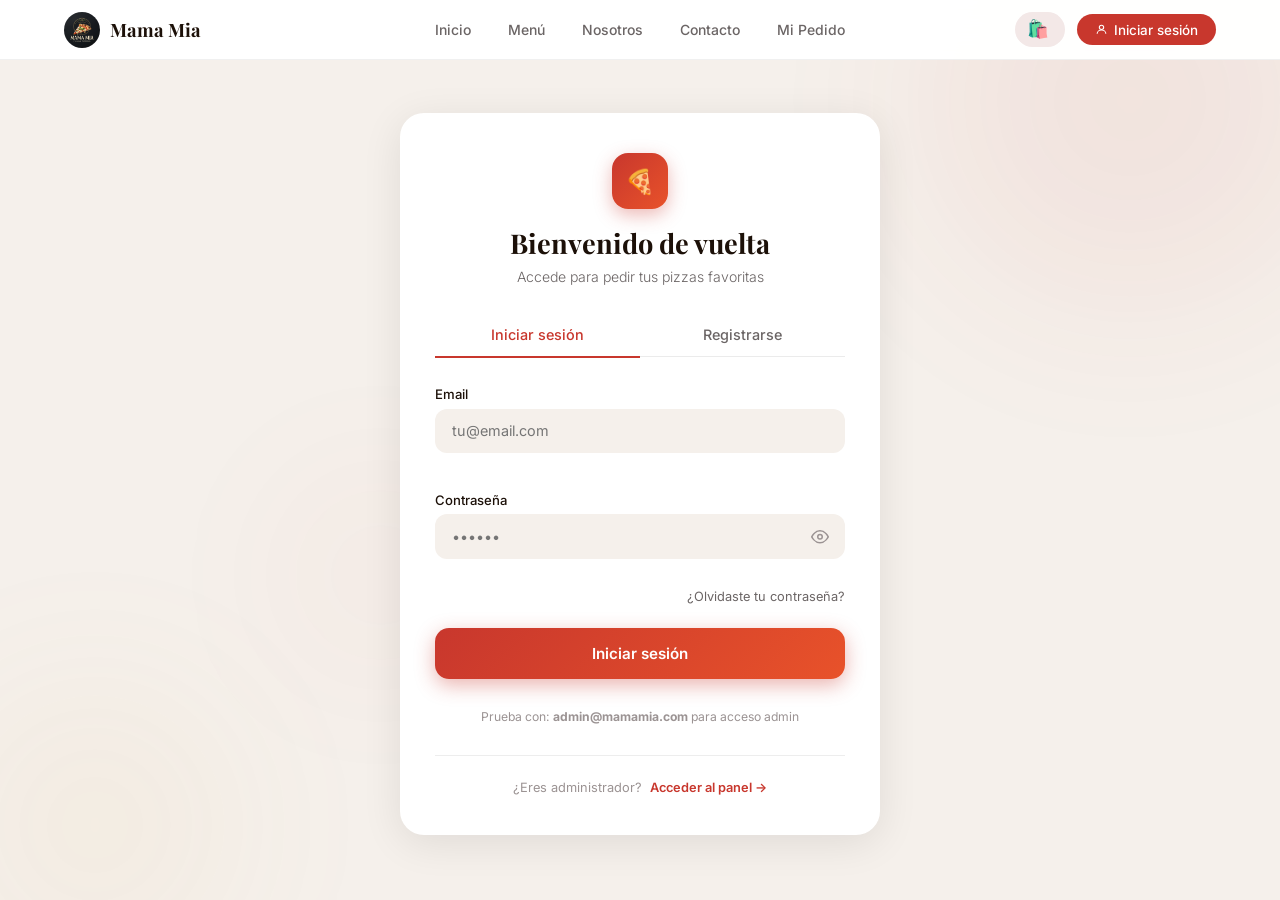
<file: ajustes.html>
<!DOCTYPE html>
<html lang="es">
<head>
  <meta charset="UTF-8"/>
  <meta name="viewport" content="width=device-width, initial-scale=1.0"/>
  <title>Ajustes — Mama Mia Pizzería</title>
  <link href="https://fonts.googleapis.com/css2?family=Playfair+Display:ital,wght@0,700;0,900;1,700&family=Inter:wght@300;400;500;600&display=swap" rel="stylesheet"/>
  <link rel="stylesheet" href="css/style.css"/>
  <link rel="stylesheet" href="css/perfil.css"/>
</head>
<body>

  <nav id="navbar">
    <a class="nav-logo" href="index.html">
      <img src="img/logo.png" alt="Logo" class="nav-logo-icon" style="background:none; padding:0; object-fit:cover;"/>
      <span class="nav-logo-text">Mama Mia</span>
    </a>
    <ul class="nav-links">
      <li><a href="index.html">Inicio</a></li>
      <li><a href="menu.html">Menú</a></li>
      <li><a href="nosotros.html">Nosotros</a></li>
      <li><a href="contacto.html">Contacto</a></li>
      <li><a href="mipedido.html">Mi Pedido</a></li>
    </ul>
    <div class="nav-right">
      <button class="nav-cart" onclick="location.href='carrito.html'">
        <span style="font-size:1.1rem; display:inline-block; margin-right:4px;">🛍️</span> <span class="nav-cart-badge" id="navCartBadge"></span>
      </button>
      <a href="login.html" class="nav-signin">
        <svg width="13" height="13" fill="none" stroke="currentColor" stroke-width="2" viewBox="0 0 24 24"><circle cx="12" cy="8" r="4"/><path d="M4 20c0-4 3.6-7 8-7s8 3 8 7"/></svg>
        Iniciar sesión
      </a>
    </div>
  </nav>

  <main class="perfil-main">

    <aside class="perfil-sidebar">
      <div class="perfil-avatar-wrap">
        <div class="perfil-avatar" id="perfilAvatar">?</div>
      </div>
      <p class="perfil-nombre" id="perfilNombre">—</p>
      <p class="perfil-email" id="perfilEmail">—</p>
      <nav class="perfil-nav">
        <a href="perfil.html" class="perfil-nav-item">👤 Mi perfil</a>
        <a href="mipedido.html" class="perfil-nav-item">📦 Mis pedidos</a>
        <a href="ajustes.html" class="perfil-nav-item active">⚙️ Ajustes</a>
      </nav>
    </aside>

    <div class="perfil-content">

      <!-- Notificaciones -->
      <div class="perfil-card" style="margin-bottom:1.2rem">
        <div class="perfil-card-header">
          <h2>🔔 Notificaciones</h2>
          <p>Controla qué notificaciones deseas recibir</p>
        </div>
        <div class="ajuste-list">
          <div class="ajuste-item">
            <div>
              <p class="ajuste-title">Estado del pedido</p>
              <p class="ajuste-desc">Recibe actualizaciones cuando tu pedido cambia de estado</p>
            </div>
            <div class="toggle active" id="togPedido" onclick="this.classList.toggle('active')"><div class="toggle-knob"></div></div>
          </div>
          <div class="ajuste-item">
            <div>
              <p class="ajuste-title">Promociones y ofertas</p>
              <p class="ajuste-desc">Entérate de descuentos y pizzas especiales de temporada</p>
            </div>
            <div class="toggle active" id="togPromo" onclick="this.classList.toggle('active')"><div class="toggle-knob"></div></div>
          </div>
          <div class="ajuste-item">
            <div>
              <p class="ajuste-title">Recordatorios</p>
              <p class="ajuste-desc">Recuerda completar pedidos que dejaste en el carrito</p>
            </div>
            <div class="toggle" id="togRecord" onclick="this.classList.toggle('active')"><div class="toggle-knob"></div></div>
          </div>
        </div>
      </div>

      <!-- Apariencia -->
      <div class="perfil-card" style="margin-bottom:1.2rem">
        <div class="perfil-card-header">
          <h2>🎨 Apariencia</h2>
          <p>Personaliza cómo se ve la aplicación</p>
        </div>
        <div class="ajuste-list">
          <div class="ajuste-item">
            <div>
              <p class="ajuste-title">Modo oscuro</p>
              <p class="ajuste-desc">Cambia el tema de la interfaz a colores oscuros</p>
            </div>
            <div class="toggle" id="togOscuro" onclick="toggleDarkMode()"><div class="toggle-knob"></div></div>
          </div>
        </div>
      </div>

      <!-- Privacidad -->
      <div class="perfil-card" style="margin-bottom:1.2rem">
        <div class="perfil-card-header">
          <h2>🔒 Privacidad</h2>
          <p>Controla el uso de tus datos</p>
        </div>
        <div class="ajuste-list">
          <div class="ajuste-item">
            <div>
              <p class="ajuste-title">Compartir datos de uso</p>
              <p class="ajuste-desc">Ayúdanos a mejorar la app compartiendo estadísticas anónimas</p>
            </div>
            <div class="toggle active" id="togDatos" onclick="this.classList.toggle('active')"><div class="toggle-knob"></div></div>
          </div>
          <div class="ajuste-item">
            <div>
              <p class="ajuste-title">Historial de pedidos visible</p>
              <p class="ajuste-desc">Muestra tu historial en tu perfil público</p>
            </div>
            <div class="toggle" id="togHistorial" onclick="this.classList.toggle('active')"><div class="toggle-knob"></div></div>
          </div>
        </div>
      </div>

      <!-- Zona de peligro -->
      <div class="perfil-card danger-card">
        <div class="perfil-card-header">
          <h2>⚠️ Zona de peligro</h2>
          <p>Estas acciones son irreversibles</p>
        </div>
        <div class="danger-actions">
          <div class="danger-item">
            <div>
              <p class="ajuste-title">Cerrar sesión en todos los dispositivos</p>
              <p class="ajuste-desc">Cierra sesión en todos los dispositivos donde estás conectado</p>
            </div>
            <button class="btn-danger-outline" onclick="cerrarTodo()">Cerrar todo</button>
          </div>
          <div class="danger-item">
            <div>
              <p class="ajuste-title" style="color:var(--red)">Eliminar cuenta</p>
              <p class="ajuste-desc">Elimina permanentemente tu cuenta y todos tus datos</p>
            </div>
            <button class="btn-danger" onclick="eliminarCuenta()">Eliminar cuenta</button>
          </div>
        </div>
      </div>

      <button class="btn-guardar" style="margin-top:1.2rem" onclick="guardarAjustes()">💾 Guardar ajustes</button>
    </div>
  </main>

  <div class="toast" id="toast"></div>

  <script src="js/main.js"></script>
  <script src="js/ajustes.js"></script>
</body>
</html>
</file>
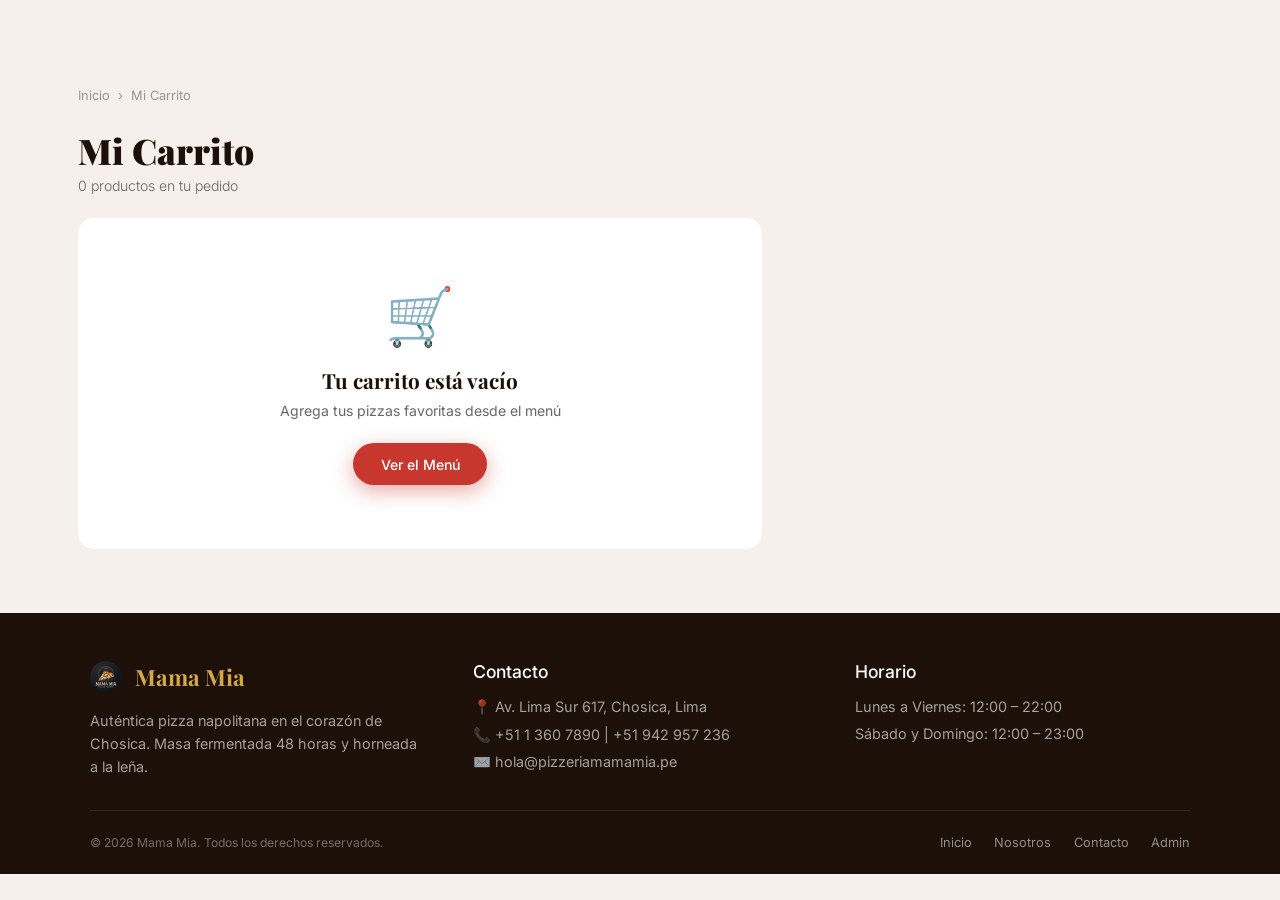
<file: carrito.html>
<!DOCTYPE html>
<html lang="es">
<head>
  <meta charset="UTF-8"/>
  <meta name="viewport" content="width=device-width, initial-scale=1.0"/>
  <title>Mi Carrito — Mama Mia Pizzería</title>
  <link href="https://fonts.googleapis.com/css2?family=Playfair+Display:ital,wght@0,700;0,900;1,700&family=Inter:wght@300;400;500;600&display=swap" rel="stylesheet"/>
  <link rel="stylesheet" href="css/style.css"/>
  <link rel="stylesheet" href="css/carrito.css"/>
</head>
<body>

  

  <main class="carrito-main">

    <!-- Columna izquierda: items -->
    <div class="carrito-left">
      <nav class="breadcrumb">
        <a href="index.html">Inicio</a>
        <span>›</span>
        <span>Mi Carrito</span>
      </nav>

      <div class="carrito-header">
        <h1>Mi Carrito</h1>
        <p class="carrito-count" id="carritoCount">0 productos en tu pedido</p>
      </div>

      <!-- Items -->
      <div class="items-list" id="itemsList">
        <!-- Renderizado por JS -->
      </div>

      <!-- Carrito vacío -->
      <div class="empty-cart hidden" id="emptyCart">
        <div class="empty-icon">🛒</div>
        <h3>Tu carrito está vacío</h3>
        <p>Agrega tus pizzas favoritas desde el menú</p>
        <a href="menu.html" class="btn-red">Ver el Menú</a>
      </div>

      <!-- Acciones -->
      <div class="carrito-actions" id="carritoActions">
        <a href="menu.html" class="add-more">+ Añadir más productos</a>
        <button class="vaciar-btn" onclick="vaciarCarrito()">Vaciar carrito</button>
      </div>
    </div>

    <!-- Columna derecha: resumen -->
    <div class="carrito-right" id="carritoRight">
      <div class="resumen-card">
        <div class="resumen-header">
          <h2>Confirmar Pedido</h2>
          <p class="resumen-user">👤 Cliente</p>
        </div>

        <!-- Lista resumen -->
        <div class="resumen-items" id="resumenItems"></div>

        <div class="resumen-linea">
          <span>Subtotal</span>
          <span id="resSubtotal">S/ 0.00</span>
        </div>
        <div class="resumen-linea">
          <span>Modalidad</span>
          <span class="modalidad-badge">🏪 Recojo en local o delivery</span>
        </div>
        <div class="resumen-linea total">
          <span>Total</span>
          <span id="resTotal">S/ 0.00</span>
        </div>

        <!-- Modalidad -->
        <div class="modalidad-section" id="modalidadSection">
          <h4>Modalidad</h4>
          <div class="modalidad-grid">
            <label class="modalidad-card active-modal" id="modalRecojo">
              <input type="radio" name="modalidad" value="recojo" checked onchange="onModalidad()"/>
              <span class="modalidad-icon">🏪</span>
              <div>
                <p class="modalidad-name">Recojo en local</p>
                <p class="modalidad-desc">Listo en 20–30 min. Jr. Grau 245, Chosica</p>
              </div>
            </label>
            <label class="modalidad-card" id="modalDelivery">
              <input type="radio" name="modalidad" value="delivery" onchange="onModalidad()"/>
              <span class="modalidad-icon">🛵</span>
              <div>
                <p class="modalidad-name">Delivery</p>
                <p class="modalidad-desc">Solo con pago con tarjeta. 30–45 min aprox.</p>
              </div>
            </label>
          </div>
          <!-- Dirección (solo delivery) -->
          <div class="direccion-wrap hidden" id="direccionWrap">
            <input type="text" placeholder="📍 Dirección de entrega *" id="direccion"/>
            <span class="field-error" id="dirErr"></span>
          </div>
        </div>

        <!-- Método de pago -->
        <div class="pago-section">
          <h4>Método de pago</h4>
          <p class="pago-nota">💡 Solo aceptamos pago anticipado. Esto garantiza que tu pizza se prepare solo cuando el pago es confirmado.</p>
          <div class="pago-grid">
            <label class="pago-card">
              <input type="radio" name="pago" value="yape" checked onchange="selectPago(this)"/>
              <span class="pago-icon">📱</span>
              <span class="pago-name">Yape</span>
            </label>
            <label class="pago-card">
              <input type="radio" name="pago" value="plin" onchange="selectPago(this)"/>
              <span class="pago-icon">💜</span>
              <span class="pago-name">Plin</span>
            </label>
            <label class="pago-card">
              <input type="radio" name="pago" value="tarjeta" onchange="selectPago(this)"/>
              <span class="pago-icon">💳</span>
              <span class="pago-name">Tarjeta</span>
            </label>
          </div>
        </div>

        <!-- Datos de contacto -->
        <div class="contacto-section">
          <h4>Datos de contacto</h4>
          <div class="field">
            <input type="tel" placeholder="📞 Teléfono de contacto *" id="telefono"/>
            <span class="field-error" id="telErr"></span>
          </div>
          <div class="field">
            <textarea placeholder="Notas adicionales (opcional)" id="notas" rows="2"></textarea>
          </div>
        </div>

        <button class="btn-confirmar" id="btnConfirmar" onclick="confirmarPedido()">
          ✓ Confirmar Pedido · <span id="btnTotal">S/ 0.00</span>
        </button>
      </div>
    </div>

  </main>

    <footer>
    <div class="footer-container">
      <div class="footer-col">
        <div class="footer-brand">
          <img src="img/logo.png" alt="Logo"> Mama Mia
        </div>
        <p class="footer-desc">Auténtica pizza napolitana en el corazón de Chosica. Masa fermentada 48 horas y horneada a la leña.</p>
      </div>
      <div class="footer-col">
        <h4>Contacto</h4>
        <div class="footer-info">
          <span>📍 Av. Lima Sur 617, Chosica, Lima</span>
          <span>📞 +51 1 360 7890 | +51 942 957 236</span>
          <span>✉️ hola@pizzeriamamamia.pe</span>
        </div>
      </div>
      <div class="footer-col">
        <h4>Horario</h4>
        <div class="footer-info">
          <span>Lunes a Viernes: 12:00 – 22:00</span>
          <span>Sábado y Domingo: 12:00 – 23:00</span>
        </div>
      </div>
    </div>
    <div class="footer-bottom">
      <div class="footer-copy">© 2026 Mama Mia. Todos los derechos reservados.</div>
      <div class="footer-links">
        <a href="index.html">Inicio</a>
        <a href="nosotros.html">Nosotros</a>
        <a href="contacto.html">Contacto</a>
        <a href="admin.html">Admin</a>
      </div>
    </div>
  </footer>

  <div class="toast" id="toast"></div>

  <script src="js/main.js"></script>
  <script src="js/carrito.js"></script>
</body>
</html>
</file>
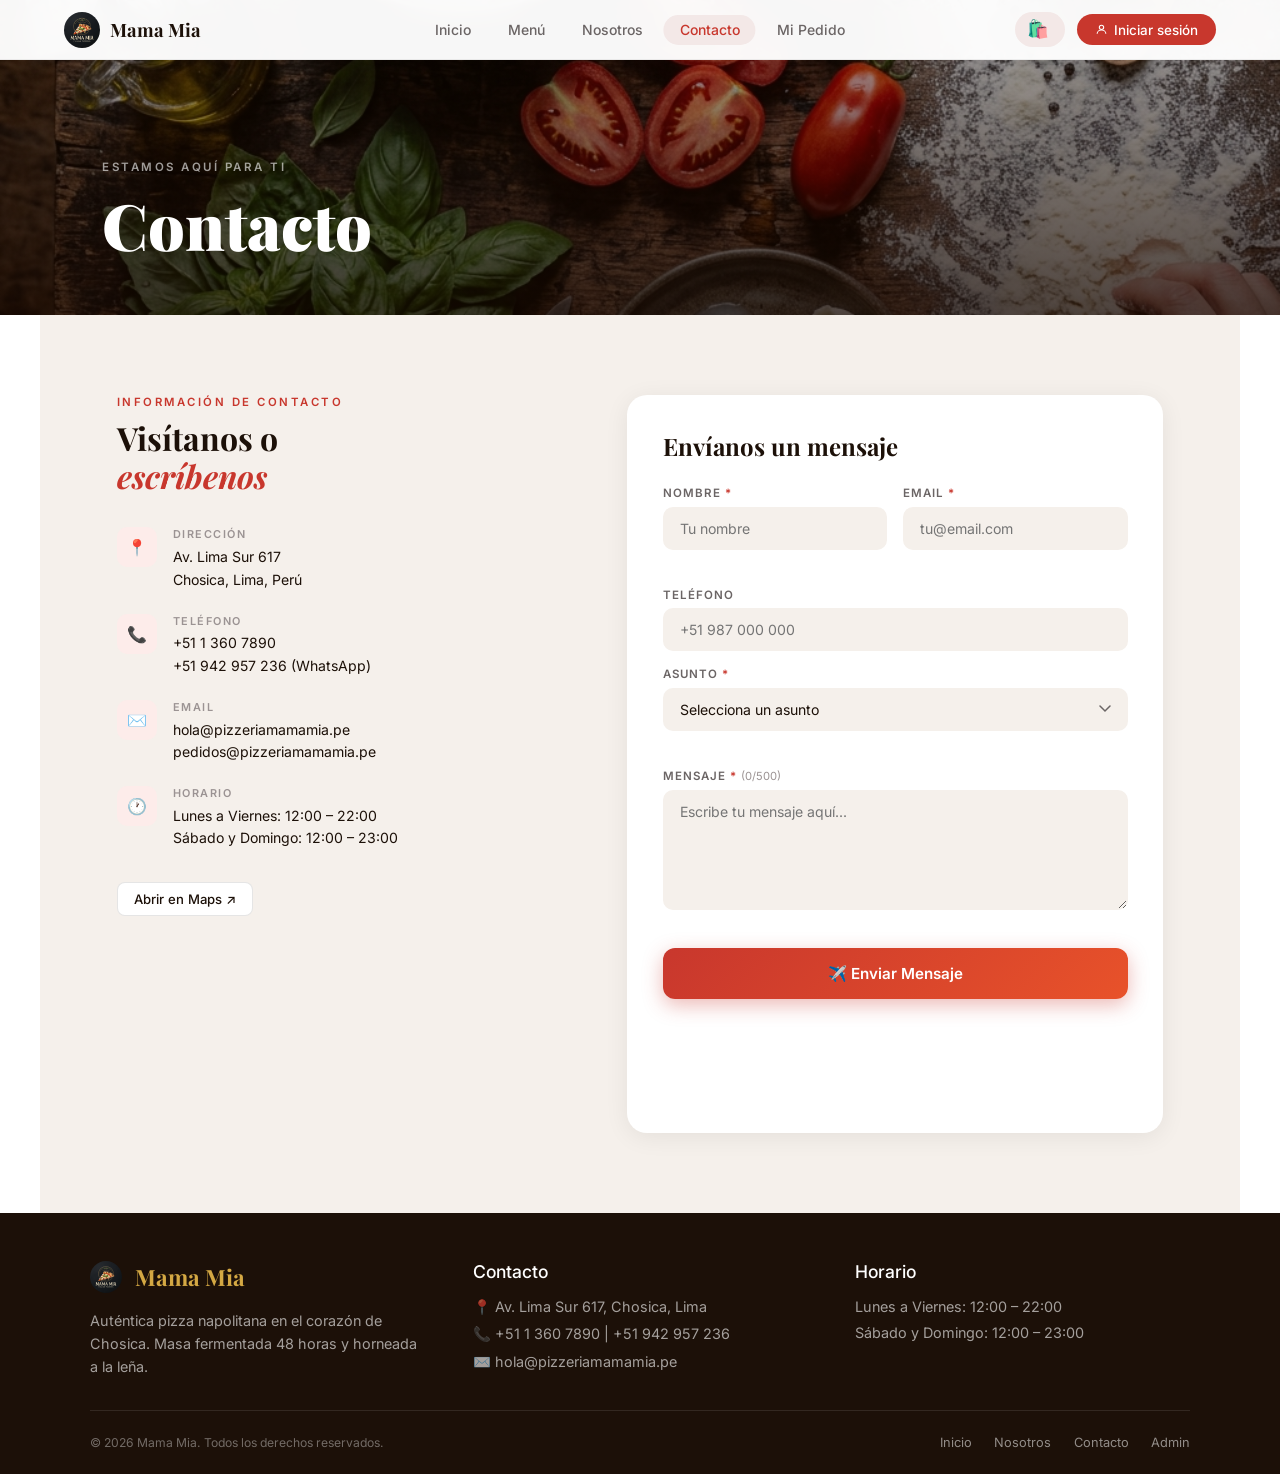
<file: contacto.html>
<!DOCTYPE html>
<html lang="es">
<head>
  <meta charset="UTF-8"/>
  <meta name="viewport" content="width=device-width, initial-scale=1.0"/>
  <title>Contacto — Mama Mia Pizzería</title>
  <link href="https://fonts.googleapis.com/css2?family=Playfair+Display:ital,wght@0,700;0,900;1,700&family=Inter:wght@300;400;500;600&display=swap" rel="stylesheet"/>
  <link rel="stylesheet" href="css/style.css"/>
  <link rel="stylesheet" href="css/contacto.css"/>
</head>
<body>

  <!-- NAV -->
  <nav id="navbar">
    <a class="nav-logo" href="index.html">
      <img src="img/logo.png" alt="Logo" class="nav-logo-icon" style="background:none; padding:0; object-fit:cover;"/>
      <span class="nav-logo-text">Mama Mia</span>
    </a>
    <ul class="nav-links">
      <li><a href="index.html">Inicio</a></li>
      <li><a href="menu.html">Menú</a></li>
      <li><a href="nosotros.html">Nosotros</a></li>
      <li><a href="contacto.html" class="active">Contacto</a></li>
      <li><a href="Mipedido.html">Mi Pedido</a></li>
    </ul>
    <div class="nav-right">
      <button class="nav-cart" onclick="location.href='carrito.html'" aria-label="Carrito">
      <span style="font-size:1.1rem; display:inline-block; margin-right:4px;">🛍️</span> <span class="nav-cart-badge" id="navCartBadge"></span>
      </button>
      <a href="login.html" class="nav-signin">
        <svg width="13" height="13" fill="none" stroke="currentColor" stroke-width="2" viewBox="0 0 24 24"><circle cx="12" cy="8" r="4"/><path d="M4 20c0-4 3.6-7 8-7s8 3 8 7"/></svg>
        Iniciar sesión
      </a>
    </div>
  </nav>

  <!-- HERO CONTACTO -->
  <section class="con-hero">
    <div class="con-hero-bg"></div>
    <div class="con-hero-overlay"></div>
    <div class="con-hero-content">
      <p class="con-hero-tag">ESTAMOS AQUÍ PARA TI</p>
      <h1 class="con-hero-title">Contacto</h1>
    </div>
  </section>

  <!-- CUERPO -->
  <section class="con-body">

    <!-- Info izquierda -->
    <div class="con-info reveal">
      <p class="section-label">INFORMACIÓN DE CONTACTO</p>
      <h2 class="con-title">Visítanos o<br><em>escríbenos</em></h2>

      <div class="info-items">
        <div class="info-item">
          <div class="info-icon">📍</div>
          <div>
            <p class="info-label">DIRECCIÓN</p>
            <p class="info-val">Av. Lima Sur 617</p>
            <p class="info-val">Chosica, Lima, Perú</p>
          </div>
        </div>
        <div class="info-item">
          <div class="info-icon">📞</div>
          <div>
            <p class="info-label">TELÉFONO</p>
            <p class="info-val">+51 1 360 7890</p>
            <p class="info-val">+51 942 957 236 (WhatsApp)</p>
          </div>
        </div>
        <div class="info-item">
          <div class="info-icon">✉️</div>
          <div>
            <p class="info-label">EMAIL</p>
            <p class="info-val">hola@pizzeriamamamia.pe</p>
            <p class="info-val">pedidos@pizzeriamamamia.pe</p>
          </div>
        </div>
        <div class="info-item">
          <div class="info-icon">🕐</div>
          <div>
            <p class="info-label">HORARIO</p>
            <p class="info-val">Lunes a Viernes: 12:00 – 22:00</p>
            <p class="info-val">Sábado y Domingo: 12:00 – 23:00</p>
          </div>
        </div>
      </div>

      <!-- Mapa -->
      <div class="mapa-wrap">
        <a class="mapa-btn" href="https://www.google.com/maps/place/Av.+Lima+Sur+617,+Lurigancho-Chosica+15468/" target="_blank">Abrir en Maps ↗</a>
        <iframe
          src="https://www.openstreetmap.org/export/embed.html?bbox=-76.7200,-11.9400,-76.6900,-11.9200&layer=mapnik&marker=-11.9300,-76.7050"
          width="100%" height="200"
          style="border:0;border-radius:12px;margin-top:0.8rem"
          loading="lazy" title="Ubicación Mama Mia">
        </iframe>
      </div>
    </div>

    <!-- Formulario derecha -->
    <div class="con-form-wrap reveal delay1">
      <h3 class="form-title">Envíanos un mensaje</h3>

      <div class="form-row">
        <div class="field">
          <label>NOMBRE <span class="req">*</span></label>
          <input type="text" placeholder="Tu nombre" id="cNombre"/>
          <span class="field-error" id="cNombreErr"></span>
        </div>
        <div class="field">
          <label>EMAIL <span class="req">*</span></label>
          <input type="email" placeholder="tu@email.com" id="cEmail"/>
          <span class="field-error" id="cEmailErr"></span>
        </div>
      </div>

      <div class="field">
        <label>TELÉFONO</label>
        <input type="tel" placeholder="+51 987 000 000" id="cTel"/>
      </div>

      <div class="field">
        <label>ASUNTO <span class="req">*</span></label>
        <select id="cAsunto">
          <option value="">Selecciona un asunto</option>
          <option>Consulta general</option>
          <option>Reserva de mesa</option>
          <option>Pedido a domicilio</option>
          <option>Sugerencia o reclamo</option>
          <option>Trabajo con nosotros</option>
          <option>Otro</option>
        </select>
        <span class="field-error" id="cAsuntoErr"></span>
      </div>

      <div class="field">
        <label>MENSAJE <span class="req">*</span> <span class="char-count" id="charCount">(0/500)</span></label>
        <textarea id="cMensaje" placeholder="Escribe tu mensaje aquí..." rows="5" maxlength="500" oninput="updateChar()"></textarea>
        <span class="field-error" id="cMensajeErr"></span>
      </div>

      <button class="btn-enviar" onclick="handleContacto()">✈️ Enviar Mensaje</button>
    </div>

  </section>

  <!-- FOOTER -->
    <footer>
    <div class="footer-container">
      <div class="footer-col">
        <div class="footer-brand">
          <img src="img/logo.png" alt="Logo"> Mama Mia
        </div>
        <p class="footer-desc">Auténtica pizza napolitana en el corazón de Chosica. Masa fermentada 48 horas y horneada a la leña.</p>
      </div>
      <div class="footer-col">
        <h4>Contacto</h4>
        <div class="footer-info">
          <span>📍 Av. Lima Sur 617, Chosica, Lima</span>
          <span>📞 +51 1 360 7890 | +51 942 957 236</span>
          <span>✉️ hola@pizzeriamamamia.pe</span>
        </div>
      </div>
      <div class="footer-col">
        <h4>Horario</h4>
        <div class="footer-info">
          <span>Lunes a Viernes: 12:00 – 22:00</span>
          <span>Sábado y Domingo: 12:00 – 23:00</span>
        </div>
      </div>
    </div>
    <div class="footer-bottom">
      <div class="footer-copy">© 2026 Mama Mia. Todos los derechos reservados.</div>
      <div class="footer-links">
        <a href="index.html">Inicio</a>
        <a href="nosotros.html">Nosotros</a>
        <a href="contacto.html">Contacto</a>
        <a href="admin.html">Admin</a>
      </div>
    </div>
  </footer>

  <div class="toast" id="toast"></div>

  <script src="js/main.js"></script>
  <script src="js/contacto.js"></script>
</body>
</html>
</file>
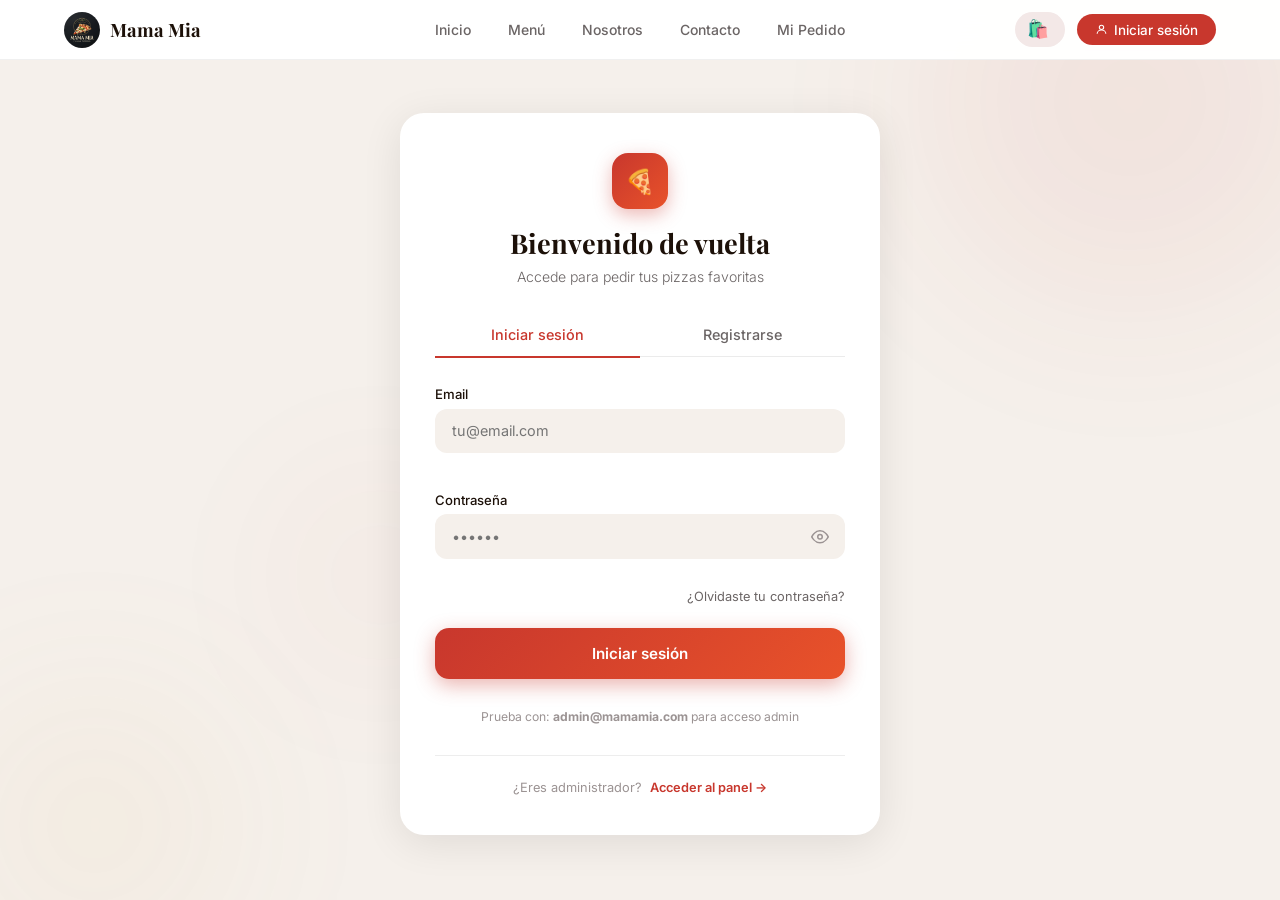
<file: login.html>
<!DOCTYPE html>
<html lang="es">
<head>
  <meta charset="UTF-8"/>
  <meta name="viewport" content="width=device-width, initial-scale=1.0"/>
  <title>Acceso — Mamma Mia Pizzería</title>
  <link href="https://fonts.googleapis.com/css2?family=Playfair+Display:ital,wght@0,700;0,900;1,700&family=Inter:wght@300;400;500;600&display=swap" rel="stylesheet"/>
  <link rel="stylesheet" href="css/style.css"/>
  <link rel="stylesheet" href="css/login.css"/>
</head>
<body>

  <!-- NAV -->
  <nav id="navbar">
    <a class="nav-logo" href="index.html">
      <img src="img/logo.png" alt="Logo" class="nav-logo-icon" style="background:none; padding:0; object-fit:cover;"/>
      <span class="nav-logo-text">Mama Mia</span>
    </a>
    <ul class="nav-links">
      <li><a href="index.html">Inicio</a></li>
      <li><a href="menu.html">Menú</a></li>
      <li><a href="nosotros.html">Nosotros</a></li>
      <li><a href="contacto.html">Contacto</a></li>
      <li><a href="Mipedido.html">Mi Pedido</a></li>
    </ul>
    <div class="nav-right">
      <button class="nav-cart" onclick="location.href='carrito.html'" aria-label="Carrito">
      <span style="font-size:1.1rem; display:inline-block; margin-right:4px;">🛍️</span> <span class="nav-cart-badge" id="navCartBadge"></span>
      </button>
      <a href="login.html" class="nav-signin active-nav">
        <svg width="13" height="13" fill="none" stroke="currentColor" stroke-width="2" viewBox="0 0 24 24"><circle cx="12" cy="8" r="4"/><path d="M4 20c0-4 3.6-7 8-7s8 3 8 7"/></svg>
        Iniciar sesión
      </a>
    </div>
  </nav>

  <!-- FONDO DECORATIVO -->
  <div class="login-bg">
    <div class="bg-blob blob1"></div>
    <div class="bg-blob blob2"></div>
    <div class="bg-blob blob3"></div>
  </div>

  <!-- CONTENEDOR PRINCIPAL -->
  <main class="login-main">

    <!-- CARD CLIENTE -->
    <div class="login-card" id="clientCard">

      <!-- Header dinámico -->
      <div class="card-header">
        <div class="card-icon">🍕</div>
        <h1 class="card-title" id="cardTitle">Bienvenido de vuelta</h1>
        <p class="card-sub" id="cardSub">Accede para pedir tus pizzas favoritas</p>
      </div>

      <!-- Tabs -->
      <div class="tabs">
        <button class="tab active" id="tabLogin" onclick="switchTab('login')">Iniciar sesión</button>
        <button class="tab" id="tabRegister" onclick="switchTab('register')">Registrarse</button>
      </div>

      <!-- FORM LOGIN -->
      <div class="tab-content" id="formLogin">
        <div class="field">
          <label>Email</label>
          <input type="email" placeholder="tu@email.com" id="loginEmail" autocomplete="email"/>
          <span class="field-error" id="loginEmailErr"></span>
        </div>
        <div class="field">
          <label>Contraseña</label>
          <div class="input-wrap">
            <input type="password" placeholder="••••••" id="loginPass" autocomplete="current-password"/>
            <button class="eye-btn" onclick="togglePass('loginPass', this)" type="button">
              <svg width="18" height="18" fill="none" stroke="currentColor" stroke-width="2" viewBox="0 0 24 24"><path d="M1 12s4-8 11-8 11 8 11 8-4 8-11 8-11-8-11-8z"/><circle cx="12" cy="12" r="3"/></svg>
            </button>
          </div>
          <span class="field-error" id="loginPassErr"></span>
        </div>
        <a href="#" class="forgot-link">¿Olvidaste tu contraseña?</a>
        <button class="btn-submit" onclick="handleLogin()">Iniciar sesión</button>
        <p class="demo-hint">Prueba con: <strong>admin@mamamia.com</strong> para acceso admin</p>
      </div>

      <!-- FORM REGISTRO -->
      <div class="tab-content hidden" id="formRegister">
        <div class="field">
          <label>Nombre completo</label>
          <input type="text" placeholder="Tu nombre" id="regName" autocomplete="name"/>
          <span class="field-error" id="regNameErr"></span>
        </div>
        <div class="field">
          <label>Email</label>
          <input type="email" placeholder="tu@email.com" id="regEmail" autocomplete="email"/>
          <span class="field-error" id="regEmailErr"></span>
        </div>
        <div class="field">
          <label>Contraseña</label>
          <div class="input-wrap">
            <input type="password" placeholder="Mínimo 6 caracteres" id="regPass"/>
            <button class="eye-btn" onclick="togglePass('regPass', this)" type="button">
              <svg width="18" height="18" fill="none" stroke="currentColor" stroke-width="2" viewBox="0 0 24 24"><path d="M1 12s4-8 11-8 11 8 11 8-4 8-11 8-11-8-11-8z"/><circle cx="12" cy="12" r="3"/></svg>
            </button>
          </div>
          <span class="field-error" id="regPassErr"></span>
        </div>
        <div class="field">
          <label>Confirmar contraseña</label>
          <div class="input-wrap">
            <input type="password" placeholder="Repite tu contraseña" id="regPass2"/>
            <button class="eye-btn" onclick="togglePass('regPass2', this)" type="button">
              <svg width="18" height="18" fill="none" stroke="currentColor" stroke-width="2" viewBox="0 0 24 24"><path d="M1 12s4-8 11-8 11 8 11 8-4 8-11 8-11-8-11-8z"/><circle cx="12" cy="12" r="3"/></svg>
            </button>
          </div>
          <span class="field-error" id="regPass2Err"></span>
        </div>
        <button class="btn-submit" onclick="handleRegister()">Crear cuenta</button>
      </div>

      <!-- Separador admin -->
      <div class="admin-sep">
        <span>¿Eres administrador?</span>
        <button class="admin-link" onclick="switchToAdmin()">Acceder al panel →</button>
      </div>

    </div>

    <!-- CARD ADMIN -->
    <div class="login-card admin-card hidden" id="adminCard">
      <div class="card-header">
        <div class="card-icon admin-icon">🛡️</div>
        <h1 class="card-title" style="color:#fff">Panel Administrativo</h1>
        <p class="card-sub" style="color:rgba(255,255,255,0.55)">Acceso exclusivo para administradores</p>
      </div>

      <div class="field">
        <label style="color:rgba(255,255,255,0.7)">Email de administrador</label>
        <input type="email" placeholder="admin@mamamia.com" id="adminEmail" autocomplete="email"/>
        <span class="field-error" id="adminEmailErr"></span>
      </div>
      <div class="field">
        <label style="color:rgba(255,255,255,0.7)">Contraseña</label>
        <div class="input-wrap">
          <input type="password" placeholder="••••••" id="adminPass" autocomplete="current-password"/>
          <button class="eye-btn" onclick="togglePass('adminPass', this)" type="button">
            <svg width="18" height="18" fill="none" stroke="currentColor" stroke-width="2" viewBox="0 0 24 24"><path d="M1 12s4-8 11-8 11 8 11 8-4 8-11 8-11-8-11-8z"/><circle cx="12" cy="12" r="3"/></svg>
          </button>
        </div>
        <span class="field-error" id="adminPassErr"></span>
      </div>

      <button class="btn-submit" onclick="handleAdmin()">Acceder al panel</button>
      <p class="demo-hint" style="color:rgba(255,255,255,0.35)">Demo: <strong style="color:rgba(255,255,255,0.55)">admin@mamamia.com</strong> / cualquier contraseña</p>

      <button class="back-client" onclick="switchToClient()">← Volver al sitio web</button>
    </div>

  </main>

  <!-- TOAST -->
  <div class="toast" id="toast"></div>

  <script src="js/main.js"></script>
  <script src="js/login.js"></script>
</body>
</html>
</file>
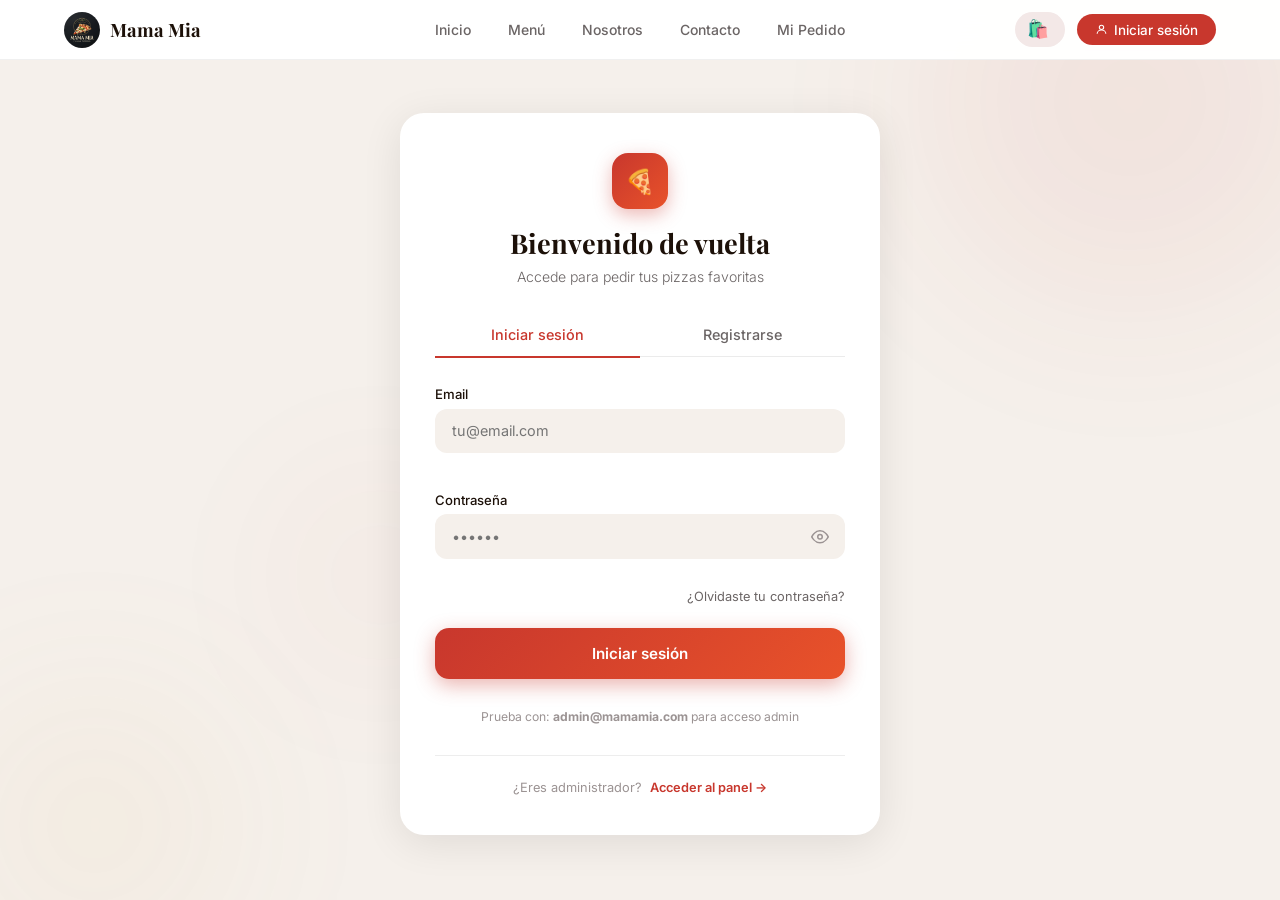
<file: Mipedido.html>
<!DOCTYPE html>
<html lang="es">
<head>
  <meta charset="UTF-8"/>
  <meta name="viewport" content="width=device-width, initial-scale=1.0"/>
  <title>Mi Pedido — Mamma Mia Pizzería</title>
  <link href="https://fonts.googleapis.com/css2?family=Playfair+Display:ital,wght@0,700;0,900;1,700&family=Inter:wght@300;400;500;600&display=swap" rel="stylesheet"/>
  <link rel="stylesheet" href="css/style.css"/>
  <link rel="stylesheet" href="css/Mipedido.css"/>
</head>
<body>

  <nav id="navbar">
    <a class="nav-logo" href="index.html">
      <img src="img/logo.png" alt="Logo" class="nav-logo-icon" style="background:none; padding:0; object-fit:cover;"/>
      <span class="nav-logo-text">Mama Mia</span>
    </a>
    <ul class="nav-links">
      <li><a href="index.html">Inicio</a></li>
      <li><a href="menu.html">Menú</a></li>
      <li><a href="nosotros.html">Nosotros</a></li>
      <li><a href="contacto.html">Contacto</a></li>
      <li><a href="Mipedido.html" class="active">Mi Pedido</a></li>
    </ul>
    <div class="nav-right">
      <button class="nav-cart" onclick="location.href='carrito.html'">🛒</button>
      <a href="login.html" class="nav-signin">
        <svg width="13" height="13" fill="none" stroke="currentColor" stroke-width="2" viewBox="0 0 24 24"><circle cx="12" cy="8" r="4"/><path d="M4 20c0-4 3.6-7 8-7s8 3 8 7"/></svg>
        Iniciar sesión
      </a>
    </div>
  </nav>

  <main class="pedido-main">

    <!-- Sin pedido -->
    <div class="no-pedido hidden" id="noPedido">
      <div class="no-pedido-icon">🍕</div>
      <h2>No tienes pedidos activos</h2>
      <p>Haz tu pedido desde el menú y podrás seguirlo aquí.</p>
      <a href="menu.html" class="btn-red">Ver el Menú</a>
    </div>

    <!-- Con pedido -->
    <div class="pedido-wrap" id="pedidoWrap">

      <!-- Header -->
      <div class="pedido-header">
        <div>
          <h1>Mi Pedido</h1>
          <p class="pedido-num">Número: <strong id="pedidoNum"></strong></p>
        </div>
        <div class="pedido-pago-badge" id="pedidoPago"></div>
      </div>

      <div class="pedido-grid">

        <!-- Izquierda: tracker -->
        <div class="pedido-tracker">

          <!-- Timeline de estados -->
          <div class="tracker-card">
            <h3>Estado del pedido</h3>
            <div class="tracker-steps" id="trackerSteps">
              <!-- Renderizado por JS -->
            </div>
          </div>

          <!-- Info recojo -->
          <div class="recojo-card">
            <div class="recojo-card-header">
              <span class="recojo-card-icon">🏪</span>
              <h4>Recojo en local</h4>
            </div>
            <p>Jr. Grau 245, Chosica, Lima</p>
            <p class="recojo-time" id="tiempoEstimado"></p>
            <a href="https://maps.google.com/?q=Jr.+Grau+245+Chosica+Lima" target="_blank" class="maps-link">Ver en Google Maps ↗</a>
          </div>

          <!-- Cancelar (solo si está en espera) -->
          <button class="btn-cancelar" id="btnCancelar" onclick="cancelarPedido()">
            Cancelar pedido
          </button>
        </div>

        <!-- Derecha: resumen -->
        <div class="pedido-resumen">
          <div class="resumen-card-p">
            <h3>Resumen del pedido</h3>
            <div id="pedidoItems" class="pedido-items-list"></div>
            <div class="resumen-linea-p">
              <span>Subtotal</span><span id="pSubtotal"></span>
            </div>
            <div class="resumen-linea-p">
              <span>Modalidad</span><span class="modalidad-badge-p">🏪 Recojo en local</span>
            </div>
            <div class="resumen-linea-p total-p">
              <span>Total pagado</span><span id="pTotal"></span>
            </div>

            <!-- Datos contacto -->
            <div class="pedido-contacto" id="pedidoContacto"></div>

            <!-- Notas -->
            <div class="pedido-notas" id="pedidoNotas"></div>
          </div>

          <!-- Nuevo pedido -->
          <a href="menu.html" class="btn-nuevo-pedido">🍕 Hacer nuevo pedido</a>

          <!-- HISTORIAL DE PEDIDOS -->
          <section class="historial-section">
            <h2 class="historial-title">Historial de pedidos</h2>
            <div id="historialList"></div>
          </section>
        </div>

      </div>
    </div>

  </main>

    <footer>
    <div class="footer-container">
      <div class="footer-col">
        <div class="footer-brand">
          <img src="img/logo.png" alt="Logo"> Mama Mia
        </div>
        <p class="footer-desc">Auténtica pizza napolitana en el corazón de Chosica. Masa fermentada 48 horas y horneada a la leña.</p>
      </div>
      <div class="footer-col">
        <h4>Contacto</h4>
        <div class="footer-info">
          <span>📍 Av. Lima Sur 617, Chosica, Lima</span>
          <span>📞 +51 1 360 7890 | +51 942 957 236</span>
          <span>✉️ hola@pizzeriamamamia.pe</span>
        </div>
      </div>
      <div class="footer-col">
        <h4>Horario</h4>
        <div class="footer-info">
          <span>Lunes a Viernes: 12:00 – 22:00</span>
          <span>Sábado y Domingo: 12:00 – 23:00</span>
        </div>
      </div>
    </div>
    <div class="footer-bottom">
      <div class="footer-copy">© 2026 Mama Mia. Todos los derechos reservados.</div>
      <div class="footer-links">
        <a href="index.html">Inicio</a>
        <a href="nosotros.html">Nosotros</a>
        <a href="contacto.html">Contacto</a>
        <a href="admin.html">Admin</a>
      </div>
    </div>
  </footer>

  <div class="toast" id="toast"></div>

  <script src="js/main.js"></script>
  <script src="js/Mipedido.js"></script>
</body>
</html>
</file>
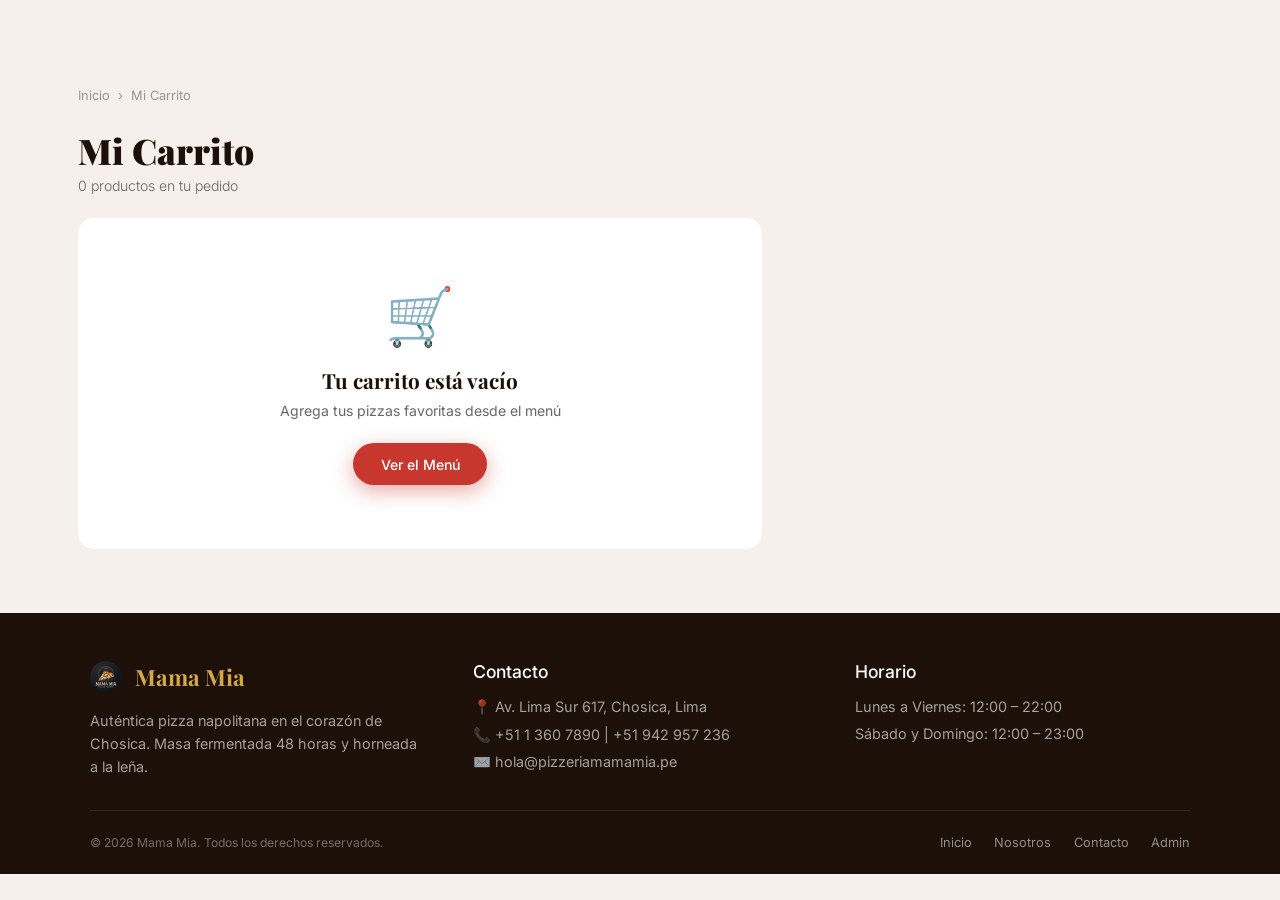
<file: pago.html>
<!DOCTYPE html>
<html lang="es">
<head>
  <meta charset="UTF-8"/>
  <meta name="viewport" content="width=device-width, initial-scale=1.0"/>
  <title>Pago — Mamma Mia Pizzería</title>
  <link href="https://fonts.googleapis.com/css2?family=Playfair+Display:ital,wght@0,700;0,900;1,700&family=Inter:wght@300;400;500;600&display=swap" rel="stylesheet"/>
  <link rel="stylesheet" href="css/style.css"/>
  <link rel="stylesheet" href="css/pago.css"/>
</head>
<body>

  <nav id="navbar">
    <a class="nav-logo" href="index.html">
      <img src="img/logo.png" alt="Logo" class="nav-logo-icon" style="background:none; padding:0; object-fit:cover;"/>
      <span class="nav-logo-text">Mama Mia</span>
    </a>
    <ul class="nav-links">
      <li><a href="index.html">Inicio</a></li>
      <li><a href="menu.html">Menú</a></li>
      <li><a href="nosotros.html">Nosotros</a></li>
      <li><a href="contacto.html">Contacto</a></li>
      <li><a href="Mipedido.html">Mi Pedido</a></li>
    </ul>
    <div class="nav-right">
      <button class="nav-cart" onclick="location.href='carrito.html'">
        <span style="font-size:1.1rem; display:inline-block; margin-right:4px;">🛍️</span> <span class="nav-cart-badge" id="navCartBadge"></span>
      </button>
      <a href="login.html" class="nav-signin">
        <svg width="13" height="13" fill="none" stroke="currentColor" stroke-width="2" viewBox="0 0 24 24"><circle cx="12" cy="8" r="4"/><path d="M4 20c0-4 3.6-7 8-7s8 3 8 7"/></svg>
        Iniciar sesión
      </a>
    </div>
  </nav>

  <main class="pago-main">

    <!-- Paso indicador -->
    <div class="steps-bar">
      <div class="step-item done">
        <div class="step-circle">✓</div>
        <span>Carrito</span>
      </div>
      <div class="step-line done"></div>
      <div class="step-item active">
        <div class="step-circle">2</div>
        <span>Pago</span>
      </div>
      <div class="step-line"></div>
      <div class="step-item">
        <div class="step-circle">3</div>
        <span>Confirmación</span>
      </div>
    </div>

    <div class="pago-grid">

      <!-- Columna izquierda: método de pago -->
      <div class="pago-left">

        <!-- YAPE -->
        <div class="metodo-panel" id="panelYape">
          <div class="metodo-header">
            <span class="metodo-icon">📱</span>
            <div>
              <h3>Pagar con Yape</h3>
              <p>Escanea el QR o ingresa el número</p>
            </div>
          </div>
          <div class="qr-wrap">
            <div class="qr-box">
              <!-- QR simulado con SVG -->
              <svg viewBox="0 0 100 100" width="160" height="160" xmlns="http://www.w3.org/2000/svg">
                <rect width="100" height="100" fill="white"/>
                <!-- Esquinas QR -->
                <rect x="5" y="5" width="30" height="30" rx="3" fill="none" stroke="#1C1008" stroke-width="4"/>
                <rect x="10" y="10" width="20" height="20" rx="1" fill="#1C1008"/>
                <rect x="65" y="5" width="30" height="30" rx="3" fill="none" stroke="#1C1008" stroke-width="4"/>
                <rect x="70" y="10" width="20" height="20" rx="1" fill="#1C1008"/>
                <rect x="5" y="65" width="30" height="30" rx="3" fill="none" stroke="#1C1008" stroke-width="4"/>
                <rect x="10" y="70" width="20" height="20" rx="1" fill="#1C1008"/>
                <!-- Puntos internos simulados -->
                <rect x="40" y="5" width="5" height="5" fill="#1C1008"/>
                <rect x="48" y="5" width="5" height="5" fill="#1C1008"/>
                <rect x="40" y="13" width="5" height="5" fill="#1C1008"/>
                <rect x="55" y="13" width="5" height="5" fill="#1C1008"/>
                <rect x="40" y="40" width="5" height="5" fill="#1C1008"/>
                <rect x="48" y="48" width="5" height="5" fill="#1C1008"/>
                <rect x="55" y="40" width="5" height="5" fill="#1C1008"/>
                <rect x="40" y="55" width="5" height="5" fill="#1C1008"/>
                <rect x="65" y="40" width="5" height="5" fill="#1C1008"/>
                <rect x="73" y="48" width="5" height="5" fill="#1C1008"/>
                <rect x="65" y="55" width="5" height="5" fill="#1C1008"/>
                <rect x="80" y="40" width="5" height="5" fill="#1C1008"/>
                <rect x="40" y="65" width="5" height="5" fill="#1C1008"/>
                <rect x="48" y="73" width="5" height="5" fill="#1C1008"/>
                <rect x="55" y="65" width="5" height="5" fill="#1C1008"/>
                <rect x="65" y="73" width="5" height="5" fill="#1C1008"/>
                <rect x="80" y="65" width="5" height="5" fill="#1C1008"/>
                <rect x="73" y="80" width="5" height="5" fill="#1C1008"/>
                <rect x="88" y="80" width="5" height="5" fill="#1C1008"/>
              </svg>
              <p class="qr-numero">📞 +51 987 654 321</p>
              <p class="qr-hint">A nombre de: <strong>Pizzería MamaMia</strong></p>
            </div>
          </div>
          <div class="sim-nota">
            <span>🎓</span>
            <p>Proyecto universitario — Este es un pago simulado. Presiona "Confirmar pago" para continuar.</p>
          </div>
          <button class="btn-confirmar-pago" onclick="simularPago()">
            ✓ Confirmar pago · <span id="btnMontoYape"></span>
          </button>
        </div>

        <!-- PLIN -->
        <div class="metodo-panel hidden" id="panelPlin">
          <div class="metodo-header">
            <span class="metodo-icon">💜</span>
            <div>
              <h3>Pagar con Plin</h3>
              <p>Escanea el QR o ingresa el número</p>
            </div>
          </div>
          <div class="qr-wrap">
            <div class="qr-box">
              <svg viewBox="0 0 100 100" width="160" height="160" xmlns="http://www.w3.org/2000/svg">
                <rect width="100" height="100" fill="white"/>
                <rect x="5" y="5" width="30" height="30" rx="3" fill="none" stroke="#6B21A8" stroke-width="4"/>
                <rect x="10" y="10" width="20" height="20" rx="1" fill="#6B21A8"/>
                <rect x="65" y="5" width="30" height="30" rx="3" fill="none" stroke="#6B21A8" stroke-width="4"/>
                <rect x="70" y="10" width="20" height="20" rx="1" fill="#6B21A8"/>
                <rect x="5" y="65" width="30" height="30" rx="3" fill="none" stroke="#6B21A8" stroke-width="4"/>
                <rect x="10" y="70" width="20" height="20" rx="1" fill="#6B21A8"/>
                <rect x="40" y="5" width="5" height="5" fill="#6B21A8"/>
                <rect x="48" y="13" width="5" height="5" fill="#6B21A8"/>
                <rect x="55" y="5" width="5" height="5" fill="#6B21A8"/>
                <rect x="40" y="40" width="5" height="5" fill="#6B21A8"/>
                <rect x="55" y="48" width="5" height="5" fill="#6B21A8"/>
                <rect x="65" y="40" width="5" height="5" fill="#6B21A8"/>
                <rect x="80" y="55" width="5" height="5" fill="#6B21A8"/>
                <rect x="40" y="65" width="5" height="5" fill="#6B21A8"/>
                <rect x="55" y="73" width="5" height="5" fill="#6B21A8"/>
                <rect x="65" y="65" width="5" height="5" fill="#6B21A8"/>
                <rect x="80" y="73" width="5" height="5" fill="#6B21A8"/>
              </svg>
              <p class="qr-numero">📞 +51 987 654 321</p>
              <p class="qr-hint">A nombre de: <strong>Pizzería MamaMia</strong></p>
            </div>
          </div>
          <div class="sim-nota">
            <span>🎓</span>
            <p>Proyecto universitario — Este es un pago simulado. Presiona "Confirmar pago" para continuar.</p>
          </div>
          <button class="btn-confirmar-pago plin" onclick="simularPago()">
            ✓ Confirmar pago · <span id="btnMontoPlin"></span>
          </button>
        </div>

        <!-- TARJETA -->
        <div class="metodo-panel hidden" id="panelTarjeta">
          <div class="metodo-header">
            <span class="metodo-icon">💳</span>
            <div>
              <h3>Pagar con Tarjeta</h3>
              <p>Crédito o débito — Visa, Mastercard, Amex</p>
            </div>
          </div>
          <div class="tarjeta-form">
            <div class="tarjeta-preview" id="tarjetaPreview">
              <div class="tarjeta-chip">▬▬</div>
              <div class="tarjeta-numero" id="previewNumero">•••• •••• •••• ••••</div>
              <div class="tarjeta-row">
                <div>
                  <p class="tarjeta-label">TITULAR</p>
                  <p class="tarjeta-val" id="previewNombre">TU NOMBRE</p>
                </div>
                <div>
                  <p class="tarjeta-label">VENCE</p>
                  <p class="tarjeta-val" id="previewExp">MM/AA</p>
                </div>
              </div>
            </div>

            <div class="field">
              <label>Número de tarjeta</label>
              <input type="text" placeholder="1234 5678 9012 3456" maxlength="19"
                id="cardNum" oninput="formatCard(this)" autocomplete="cc-number"/>
            </div>
            <div class="field">
              <label>Titular de la tarjeta</label>
              <input type="text" placeholder="Como aparece en la tarjeta"
                id="cardName" oninput="previewUpdate()" autocomplete="cc-name"/>
            </div>
            <div class="form-row-2">
              <div class="field">
                <label>Fecha de vencimiento</label>
                <input type="text" placeholder="MM/AA" maxlength="5"
                  id="cardExp" oninput="formatExp(this)" autocomplete="cc-exp"/>
              </div>
              <div class="field">
                <label>CVV</label>
                <input type="password" placeholder="•••" maxlength="3"
                  id="cardCvv" autocomplete="cc-csc"/>
              </div>
            </div>
            <span class="field-error" id="cardErr"></span>
          </div>
          <div class="sim-nota">
            <span>🎓</span>
            <p>Proyecto universitario — Usa cualquier número. Es un pago simulado.</p>
          </div>
          <button class="btn-confirmar-pago tarjeta" onclick="simularPago()">
            ✓ Confirmar pago · <span id="btnMontoTarjeta"></span>
          </button>
        </div>

      </div>

      <!-- Columna derecha: resumen -->
      <div class="pago-right">
        <div class="resumen-pago-card">
          <h3>Tu pedido</h3>
          <div id="resumenPagoItems"></div>

          <!-- Modalidad -->
          <div class="resumen-linea-p">
            <span>Modalidad</span>
            <span id="resModalidad" class="verde"></span>
          </div>
          <div class="resumen-linea-p" id="resDeliveryRow" style="display:none">
            <span>Dirección</span>
            <span id="resDireccion" style="font-size:0.78rem;color:var(--gray)"></span>
          </div>
          <div class="resumen-linea-p">
            <span>Subtotal</span>
            <span id="resSubtotalP"></span>
          </div>
          <div class="resumen-linea-p">
            <span>Envío</span>
            <span id="resEnvio" class="verde">Gratis</span>
          </div>
          <div class="resumen-linea-p total-p">
            <span>Total</span>
            <span id="resTotalP"></span>
          </div>

          <!-- Selector método de pago en resumen -->
          <div class="metodo-selector">
            <p class="selector-label">Método de pago</p>
            <div class="selector-btns">
              <button class="sel-btn active" id="selYape" onclick="selMetodo('yape')">📱 Yape</button>
              <button class="sel-btn" id="selPlin" onclick="selMetodo('plin')">💜 Plin</button>
              <button class="sel-btn" id="selTarjeta" onclick="selMetodo('tarjeta')">💳 Tarjeta</button>
            </div>
          </div>

          <a href="carrito.html" class="volver-link">← Volver al carrito</a>
        </div>
      </div>

    </div>
  </main>

  <!-- Overlay de procesando -->
  <div class="procesando-overlay hidden" id="procesandoOverlay">
    <div class="procesando-card">
      <div class="procesando-spinner"></div>
      <h3>Procesando pago...</h3>
      <p>Por favor espera un momento</p>
    </div>
  </div>

  <div class="toast" id="toast"></div>

  <script src="js/main.js"></script>
  <script src="js/pago.js"></script>
</body>
</html>
</file>
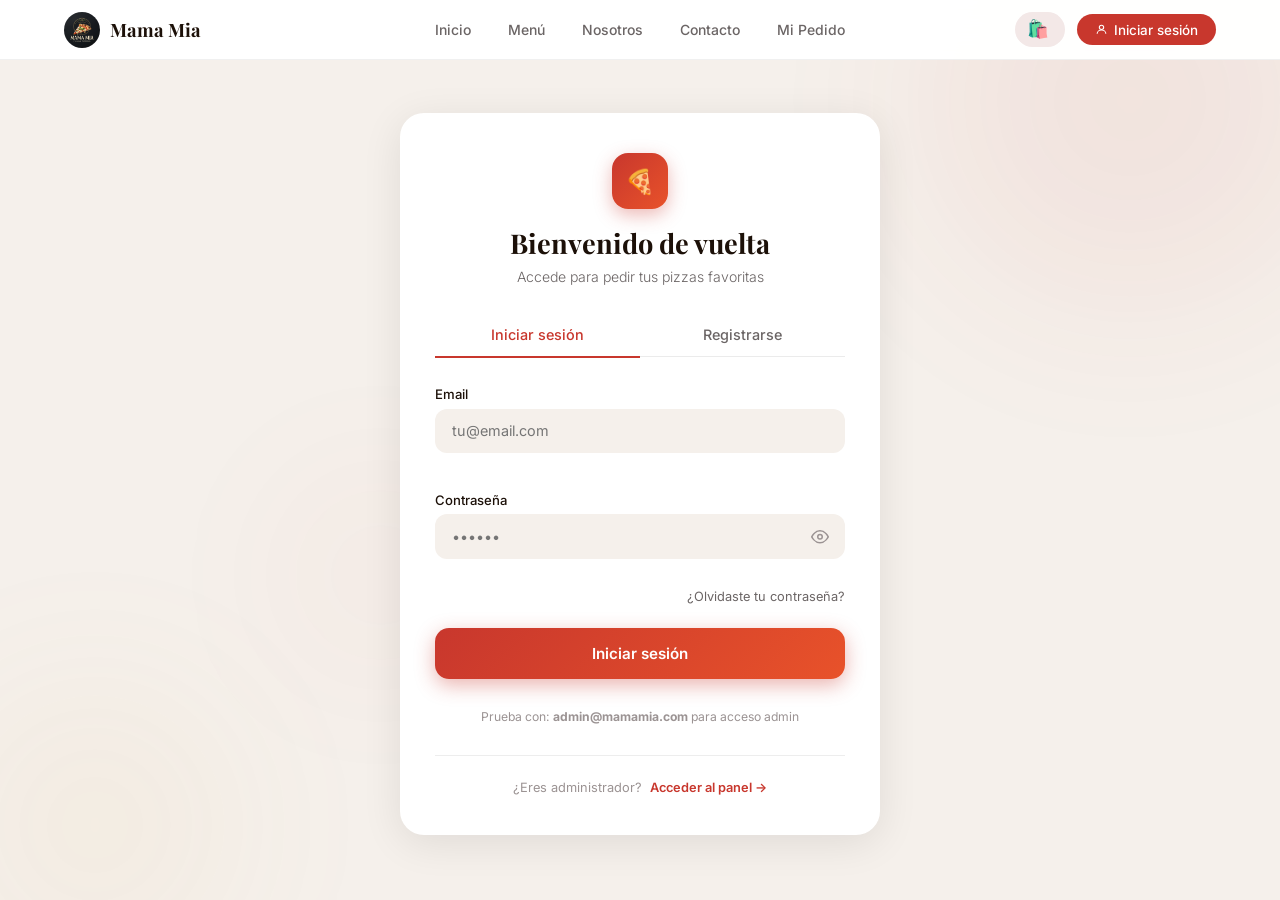
<file: perfil.html>
<!DOCTYPE html>
<html lang="es">
<head>
  <meta charset="UTF-8"/>
  <meta name="viewport" content="width=device-width, initial-scale=1.0"/>
  <title>Mi Perfil — Mama Mia Pizzería</title>
  <link href="https://fonts.googleapis.com/css2?family=Playfair+Display:ital,wght@0,700;0,900;1,700&family=Inter:wght@300;400;500;600&display=swap" rel="stylesheet"/>
  <link rel="stylesheet" href="css/style.css"/>
  <link rel="stylesheet" href="css/perfil.css"/>
</head>
<body>

  <nav id="navbar">
    <a class="nav-logo" href="index.html">
      <img src="img/logo.png" alt="Logo" class="nav-logo-icon" style="background:none; padding:0; object-fit:cover;"/>
      <span class="nav-logo-text">Mama Mia</span>
    </a>
    <ul class="nav-links">
      <li><a href="index.html">Inicio</a></li>
      <li><a href="menu.html">Menú</a></li>
      <li><a href="nosotros.html">Nosotros</a></li>
      <li><a href="contacto.html">Contacto</a></li>
      <li><a href="Mipedido.html">Mi Pedido</a></li>
    </ul>
    <div class="nav-right">
      <button class="nav-cart" onclick="location.href='carrito.html'">
        <span style="font-size:1.1rem; display:inline-block; margin-right:4px;">🛍️</span> <span class="nav-cart-badge" id="navCartBadge"></span>
      </button>
      <a href="login.html" class="nav-signin">
        <svg width="13" height="13" fill="none" stroke="currentColor" stroke-width="2" viewBox="0 0 24 24"><circle cx="12" cy="8" r="4"/><path d="M4 20c0-4 3.6-7 8-7s8 3 8 7"/></svg>
        Iniciar sesión
      </a>
    </div>
  </nav>

  <main class="perfil-main">

    <!-- Sidebar de perfil -->
    <aside class="perfil-sidebar">
      <div class="perfil-avatar-wrap">
        <div class="perfil-avatar" id="perfilAvatar">?</div>
        <button class="cambiar-foto-btn" onclick="document.getElementById('fotoInput').click()">📷 Cambiar foto</button>
        <input type="file" id="fotoInput" accept="image/*" style="display:none" onchange="cambiarFoto(this)"/>
      </div>
      <p class="perfil-nombre" id="perfilNombre">—</p>
      <p class="perfil-email" id="perfilEmail">—</p>
      <nav class="perfil-nav">
        <button class="perfil-nav-item active" onclick="showTab('datos')">👤 Mis datos</button>
        <button class="perfil-nav-item" onclick="showTab('direcciones')">📍 Direcciones</button>
        <button class="perfil-nav-item" onclick="showTab('seguridad')">🔐 Seguridad</button>
        <a href="mipedido.html" class="perfil-nav-item">📦 Mis pedidos</a>
        <a href="ajustes.html" class="perfil-nav-item">⚙️ Ajustes</a>
      </nav>
    </aside>

    <!-- Contenido -->
    <div class="perfil-content">

      <!-- Tab: Mis datos -->
      <div class="perfil-tab active" id="tab-datos">
        <div class="perfil-card">
          <div class="perfil-card-header">
            <h2>Mis datos personales</h2>
            <p>Actualiza tu información de perfil</p>
          </div>
          <div class="perfil-form">
            <div class="form-row-2">
              <div class="field">
                <label>Nombre</label>
                <input type="text" id="fNombre" placeholder="Tu nombre"/>
              </div>
              <div class="field">
                <label>Apellido</label>
                <input type="text" id="fApellido" placeholder="Tu apellido"/>
              </div>
            </div>
            <div class="field">
              <label>Email</label>
              <input type="email" id="fEmail" placeholder="tu@email.com"/>
            </div>
            <div class="field">
              <label>Teléfono</label>
              <input type="tel" id="fTelefono" placeholder="+51 987 000 000"/>
            </div>
            <div class="field">
              <label>Fecha de nacimiento</label>
              <input type="date" id="fNacimiento"/>
            </div>
            <button class="btn-guardar" onclick="guardarDatos()">💾 Guardar cambios</button>
          </div>
        </div>

        <!-- Stats rápidas -->
        <div class="perfil-stats">
          <div class="perfil-stat">
            <span class="pstat-num" id="statTotalPedidos">0</span>
            <span class="pstat-label">Pedidos realizados</span>
          </div>
          <div class="perfil-stat">
            <span class="pstat-num" id="statTotalGastado">S/ 0</span>
            <span class="pstat-label">Total gastado</span>
          </div>
          <div class="perfil-stat">
            <span class="pstat-num" id="statFavorita">—</span>
            <span class="pstat-label">Pizza favorita</span>
          </div>
        </div>
      </div>

      <!-- Tab: Direcciones -->
      <div class="perfil-tab hidden" id="tab-direcciones">
        <div class="perfil-card">
          <div class="perfil-card-header">
            <h2>Mis direcciones</h2>
            <p>Guarda direcciones para pedidos más rápidos</p>
          </div>
          <div id="direccionesList" class="direcciones-list"></div>
          <button class="btn-add-dir" onclick="agregarDireccion()">+ Agregar dirección</button>
        </div>
      </div>

      <!-- Tab: Seguridad -->
      <div class="perfil-tab hidden" id="tab-seguridad">
        <div class="perfil-card">
          <div class="perfil-card-header">
            <h2>Seguridad de la cuenta</h2>
            <p>Cambia tu contraseña regularmente para mantener tu cuenta segura</p>
          </div>
          <div class="perfil-form">
            <div class="field">
              <label>Contraseña actual</label>
              <input type="password" id="passActual" placeholder="••••••"/>
            </div>
            <div class="field">
              <label>Nueva contraseña</label>
              <input type="password" id="passNueva" placeholder="Mínimo 6 caracteres"/>
            </div>
            <div class="field">
              <label>Confirmar nueva contraseña</label>
              <input type="password" id="passConfirm" placeholder="Repite la nueva contraseña"/>
              <span class="field-error" id="passErr"></span>
            </div>
            <button class="btn-guardar" onclick="cambiarPassword()">🔐 Cambiar contraseña</button>
          </div>

          <div class="sesion-info">
            <h4>Sesión activa</h4>
            <div class="sesion-item">
              <span>💻 Este dispositivo</span>
              <span class="sesion-badge">Activa ahora</span>
            </div>
          </div>
        </div>
      </div>

    </div>
  </main>

  <div class="toast" id="toast"></div>

  <script src="js/main.js"></script>
  <script src="js/perfil.js"></script>
</body>
</html>
</file>
<file: css/style.css>
/* =============================================
   style.css — Estilos globales Mama Mia
   Compartido por todas las páginas
   =============================================
*/

*,
*::before,
*::after {
    margin: 0;
    padding: 0;
    box-sizing: border-box;
}

:root {
    --red: #C8372D;
    --red-hover: #a82c23;
    --gold: #D4A843;
    --cream: #F5F0EB;
    --dark: #1C1008;
    --gray: #6B6565;
    --light-gray: #9B9393;
    --white: #FFFFFF;
    --card-radius: 16px;
}

html {
    scroll-behavior: smooth;
}

body {
    font-family: 'Inter', sans-serif;
    background: var(--white);
    color: var(--dark);
    overflow-x: hidden;
}

/* ── NAV ── */
#navbar {
    position: fixed;
    top: 0;
    left: 0;
    right: 0;
    z-index: 200;
    display: flex;
    align-items: center;
    justify-content: space-between;
    padding: 0 5%;
    height: 60px;
    background: rgba(255, 255, 255, 0.97);
    backdrop-filter: blur(12px);
    border-bottom: 1px solid rgba(0, 0, 0, 0.06);
    transition: box-shadow 0.3s;
}

#navbar.scrolled {
    box-shadow: 0 2px 20px rgba(0, 0, 0, 0.1);
}

.nav-logo {
    display: flex;
    align-items: center;
    gap: 0.6rem;
    text-decoration: none;
}

.nav-logo-icon {
    width: 36px;
    height: 36px;
    background: var(--red);
    border-radius: 50%;
    display: flex;
    align-items: center;
    justify-content: center;
    font-size: 1rem;
}

.nav-logo-text {
    font-family: 'Playfair Display', serif;
    font-size: 1.15rem;
    font-weight: 700;
    color: var(--dark);
}

.nav-links {
    position: absolute;
    left: 50%;
    transform: translateX(-50%);
    display: flex;
    align-items: center;
    gap: 0.3rem;
    list-style: none;
}

.nav-links a {
    text-decoration: none;
    font-size: 0.875rem;
    font-weight: 500;
    color: var(--gray);
    padding: 0.4rem 1rem;
    border-radius: 50px;
    transition: color 0.2s, background 0.2s;
}

.nav-links a:hover {
    color: var(--dark);
}

.nav-links a.active {
    background: #F3E8E7;
    color: var(--red);
}

.nav-right {
    display: flex;
    align-items: center;
    gap: 0.8rem;
}

.nav-cart {
    position: relative;
    background: #F3E8E7;
    border: none;
    cursor: pointer;
    font-size: 1.05rem;
    padding: 0.42rem 0.75rem;
    border-radius: 50px;
    display: flex;
    align-items: center;
    gap: 0.3rem;
    color: var(--red);
    font-weight: 600;
    transition: background 0.2s, transform 0.2s;
}

.nav-cart:hover {
    background: #FDECEA;
    transform: scale(1.05);
}

.nav-cart-badge {
    background: var(--red);
    color: #fff;
    font-size: 0.65rem;
    font-weight: 700;
    min-width: 18px;
    height: 18px;
    border-radius: 50px;
    display: none;
    align-items: center;
    justify-content: center;
    padding: 0 4px;
    animation: badgePop 0.3s cubic-bezier(.22, .68, 0, 1.4);
}

@keyframes badgePop {
    0% {
        transform: scale(0);
    }

    100% {
        transform: scale(1);
    }
}

.nav-signin {
    display: flex;
    align-items: center;
    gap: 0.4rem;
    background: var(--red);
    color: #fff;
    border: none;
    padding: 0.48rem 1.1rem;
    border-radius: 50px;
    font-size: 0.84rem;
    font-weight: 500;
    cursor: pointer;
    text-decoration: none;
    transition: background 0.2s, transform 0.2s;
}

.nav-signin:hover {
    background: var(--red-hover);
    transform: translateY(-1px);
}

/* ── BOTONES GLOBALES ── */
.btn-red {
    background: var(--red);
    color: #fff;
    padding: 0.78rem 1.7rem;
    border-radius: 50px;
    text-decoration: none;
    font-size: 0.88rem;
    font-weight: 500;
    display: inline-flex;
    align-items: center;
    gap: 0.4rem;
    box-shadow: 0 6px 20px rgba(200, 55, 45, 0.42);
    transition: background 0.2s, transform 0.2s, box-shadow 0.2s;
    border: none;
    cursor: pointer;
}

.btn-red:hover {
    background: var(--red-hover);
    transform: translateY(-2px);
    box-shadow: 0 10px 28px rgba(200, 55, 45, 0.52);
}

.btn-outline-red {
    display: inline-flex;
    align-items: center;
    gap: 0.5rem;
    border: 1.5px solid var(--red);
    color: var(--red);
    background: transparent;
    padding: 0.72rem 1.7rem;
    border-radius: 50px;
    font-size: 0.88rem;
    font-weight: 500;
    text-decoration: none;
    cursor: pointer;
    transition: background 0.2s, color 0.2s, transform 0.2s;
}

.btn-outline-red:hover {
    background: var(--red);
    color: #fff;
    transform: translateY(-2px);
}

.btn-outline-white {
    background: transparent;
    color: #fff;
    padding: 0.78rem 1.7rem;
    border-radius: 50px;
    text-decoration: none;
    font-size: 0.88rem;
    font-weight: 500;
    border: 1.5px solid rgba(255, 255, 255, 0.55);
    transition: background 0.2s, border-color 0.2s;
}

.btn-outline-white:hover {
    background: rgba(255, 255, 255, 0.1);
    border-color: rgba(255, 255, 255, 0.9);
}

/* ── SECCIÓN LABELS ── */
.section-label {
    font-size: 0.71rem;
    font-weight: 600;
    letter-spacing: 2.5px;
    text-transform: uppercase;
    color: var(--red);
    margin-bottom: 0.6rem;
}

.section-title {
    font-family: 'Playfair Display', serif;
    font-size: clamp(1.75rem, 2.8vw, 2.5rem);
    font-weight: 700;
    color: var(--dark);
    line-height: 1.15;
}

.section-sub {
    color: var(--gray);
    font-size: 0.9rem;
    line-height: 1.75;
    font-weight: 300;
    max-width: 540px;
    margin: 0 auto;
}

/* ── FOOTER ── */
footer {
    background: #1C1008;
    padding: 3rem 6% 1.5rem;
    color: rgba(255, 255, 255, 0.82);
    font-size: 0.88rem;
    display: flex;
    flex-direction: column;
    align-items: center;
}

.footer-container {
    width: 100%;
    max-width: 1100px;
    display: flex;
    flex-wrap: wrap;
    gap: 3rem;
    justify-content: space-between;
    margin-bottom: 2rem;
}

.footer-col {
    flex: 1;
    min-width: 250px;
}

.footer-brand {
    display: flex;
    align-items: center;
    gap: 0.8rem;
    color: #D4A843;
    font-family: 'Playfair Display', serif;
    font-size: 1.4rem;
    font-weight: 700;
    margin-bottom: 1rem;
}

.footer-brand img {
    width: 32px;
    height: 32px;
    border-radius: 50%;
    object-fit: cover;
}

.footer-desc {
    color: rgba(255, 255, 255, 0.6);
    line-height: 1.6;
    font-size: 0.9rem;
}

.footer-col h4 {
    color: #fff;
    font-size: 1.1rem;
    margin-bottom: 1rem;
    font-weight: 500;
}

.footer-info {
    display: flex;
    flex-direction: column;
    gap: 0.6rem;
    color: rgba(255, 255, 255, 0.6);
    font-size: 0.9rem;
}

.footer-bottom {
    width: 100%;
    max-width: 1100px;
    border-top: 1px solid rgba(255, 255, 255, 0.1);
    padding-top: 1.5rem;
    display: flex;
    flex-wrap: wrap;
    justify-content: space-between;
    align-items: center;
    gap: 1.5rem;
}

.footer-copy {
    color: rgba(255, 255, 255, 0.38);
    font-size: 0.76rem;
}

.footer-links {
    display: flex;
    gap: 1.4rem;
}

.footer-links a {
    color: rgba(255, 255, 255, 0.52);
    text-decoration: none;
    font-size: 0.8rem;
    transition: color 0.2s;
}

.footer-links a:hover {
    color: #fff;
}

/* ── NAV USER DROPDOWN ── */
.nav-user {
    position: relative;
}

.nav-user-btn {
    display: flex;
    align-items: center;
    gap: 0.5rem;
    background: #F3E8E7;
    border: none;
    cursor: pointer;
    padding: 0.42rem 0.9rem;
    border-radius: 50px;
    font-size: 0.84rem;
    font-weight: 500;
    color: var(--red);
    font-family: 'Inter', sans-serif;
    transition: background 0.2s;
}

.nav-user-btn:hover {
    background: #FDECEA;
}

.nav-user-avatar {
    width: 24px;
    height: 24px;
    border-radius: 50%;
    background: var(--red);
    color: #fff;
    display: flex;
    align-items: center;
    justify-content: center;
    font-size: 0.72rem;
    font-weight: 700;
    flex-shrink: 0;
}

.nav-user-arrow {
    font-size: 0.7rem;
    transition: transform 0.2s;
}

.nav-user-dropdown {
    position: absolute;
    top: calc(100% + 10px);
    right: 0;
    background: #fff;
    border-radius: 14px;
    min-width: 200px;
    box-shadow: 0 8px 32px rgba(0, 0, 0, 0.14);
    border: 1px solid rgba(0, 0, 0, 0.07);
    overflow: hidden;
    z-index: 9999;
    animation: dropIn 0.2s cubic-bezier(.22, .68, 0, 1.2);
}

@keyframes dropIn {
    from {
        opacity: 0;
        transform: translateY(-8px) scale(0.97);
    }

    to {
        opacity: 1;
        transform: translateY(0) scale(1);
    }
}

.dropdown-header {
    padding: 1rem 1.1rem 0.8rem;
    border-bottom: 1px solid rgba(0, 0, 0, 0.06);
    background: #FAFAFA;
}

.dropdown-name {
    font-size: 0.88rem;
    font-weight: 600;
    color: var(--dark);
}

.dropdown-email {
    font-size: 0.75rem;
    color: var(--light-gray);
    margin-top: 0.15rem;
}

.dropdown-item {
    display: flex;
    align-items: center;
    gap: 0.6rem;
    padding: 0.75rem 1.1rem;
    font-size: 0.84rem;
    color: var(--dark);
    text-decoration: none;
    transition: background 0.15s;
    width: 100%;
    background: none;
    border: none;
    cursor: pointer;
    font-family: 'Inter', sans-serif;
    text-align: left;
}

.dropdown-item:hover {
    background: #F5F0EB;
}

.dropdown-item.logout {
    color: var(--red);
}

.dropdown-item.logout:hover {
    background: #FEF2F2;
}

.dropdown-divider {
    height: 1px;
    background: rgba(0, 0, 0, 0.06);
    margin: 0.3rem 0;
}

.nav-user-dropdown {
    pointer-events: auto;
}

.nav-user-dropdown.hidden {
    display: none !important;
    pointer-events: none;
}

body.dropdown-open {
    overflow: hidden;
}

/* ── ANIMACIONES GLOBALES ── */
@keyframes fadeUp {
    to {
        opacity: 1;
        transform: translateY(0);
    }
}

@keyframes cardIn {
    to {
        opacity: 1;
        transform: translateY(0);
    }
}

@keyframes scrollBounce {

    0%,
    100% {
        transform: translateX(-50%) translateY(0);
    }

    50% {
        transform: translateX(-50%) translateY(7px);
    }
}

/* ── RESPONSIVE ── */
@media (max-width: 900px) {
    .nav-links {
        display: none;
    }
}

@media (max-width: 580px) {
    footer {
        flex-direction: column;
        align-items: flex-start;
    }
}
</file>
<file: css/perfil.css>
/* =============================================
   perfil.css — Mi Perfil y Ajustes
   ============================================= */

body {
    background: var(--cream);
}

.perfil-main {
    display: grid;
    grid-template-columns: 260px 1fr;
    gap: 2rem;
    max-width: 1100px;
    margin: 0 auto;
    padding: 5.5rem 4% 4rem;
    align-items: start;
}

/* ── SIDEBAR ── */
.perfil-sidebar {
    background: #fff;
    border-radius: 20px;
    padding: 2rem 1.5rem;
    box-shadow: 0 4px 20px rgba(0, 0, 0, 0.07);
    position: sticky;
    top: 80px;
    text-align: center;
}

.perfil-avatar-wrap {
    margin-bottom: 1rem;
}

.perfil-avatar {
    width: 80px;
    height: 80px;
    border-radius: 50%;
    background: linear-gradient(135deg, var(--red), #E8522A);
    color: #fff;
    font-family: 'Playfair Display', serif;
    font-size: 2rem;
    font-weight: 700;
    display: flex;
    align-items: center;
    justify-content: center;
    margin: 0 auto 0.8rem;
    overflow: hidden;
    box-shadow: 0 6px 18px rgba(200, 55, 45, 0.3);
}

.perfil-avatar img {
    width: 100%;
    height: 100%;
    object-fit: cover;
}

.cambiar-foto-btn {
    background: none;
    border: 1.5px solid rgba(0, 0, 0, 0.1);
    border-radius: 50px;
    padding: 0.35rem 0.9rem;
    font-size: 0.75rem;
    color: var(--gray);
    cursor: pointer;
    font-family: 'Inter', sans-serif;
    transition: border-color 0.2s, color 0.2s;
}

.cambiar-foto-btn:hover {
    border-color: var(--red);
    color: var(--red);
}

.perfil-nombre {
    font-family: 'Playfair Display', serif;
    font-size: 1.1rem;
    font-weight: 700;
    margin-bottom: 0.2rem;
}

.perfil-email {
    font-size: 0.78rem;
    color: var(--light-gray);
    margin-bottom: 1.5rem;
}

.perfil-nav {
    display: flex;
    flex-direction: column;
    gap: 0.3rem;
    text-align: left;
}

.perfil-nav-item {
    display: flex;
    align-items: center;
    gap: 0.6rem;
    padding: 0.65rem 0.9rem;
    border-radius: 10px;
    font-size: 0.84rem;
    font-weight: 500;
    color: var(--gray);
    background: none;
    border: none;
    cursor: pointer;
    font-family: 'Inter', sans-serif;
    text-decoration: none;
    transition: background 0.2s, color 0.2s;
}

.perfil-nav-item:hover {
    background: #F5F0EB;
    color: var(--dark);
}

.perfil-nav-item.active {
    background: #FEF2F2;
    color: var(--red);
    font-weight: 600;
}

/* ── CONTENT ── */
.perfil-content {
    display: flex;
    flex-direction: column;
    gap: 0;
}

.perfil-tab {
    display: none;
}

.perfil-tab.active {
    display: block;
}

/* ── CARD ── */
.perfil-card {
    background: #fff;
    border-radius: 20px;
    box-shadow: 0 4px 20px rgba(0, 0, 0, 0.07);
    overflow: hidden;
    margin-bottom: 1.2rem;
}

.perfil-card-header {
    padding: 1.4rem 1.8rem 1rem;
    border-bottom: 1px solid rgba(0, 0, 0, 0.06);
}

.perfil-card-header h2 {
    font-family: 'Playfair Display', serif;
    font-size: 1.15rem;
    font-weight: 700;
    margin-bottom: 0.2rem;
}

.perfil-card-header p {
    font-size: 0.8rem;
    color: var(--gray);
}

/* ── FORM ── */
.perfil-form {
    padding: 1.4rem 1.8rem;
    display: flex;
    flex-direction: column;
    gap: 1rem;
}

.form-row-2 {
    display: grid;
    grid-template-columns: 1fr 1fr;
    gap: 1rem;
}

.field {
    display: flex;
    flex-direction: column;
    gap: 0.4rem;
}

.field label {
    font-size: 0.78rem;
    font-weight: 600;
    color: var(--gray);
}

.field input,
.field select,
.field textarea {
    background: #F5F0EB;
    border: 1.5px solid transparent;
    border-radius: 10px;
    padding: 0.72rem 1rem;
    font-size: 0.88rem;
    font-family: 'Inter', sans-serif;
    color: var(--dark);
    outline: none;
    transition: border-color 0.2s, box-shadow 0.2s;
}

.field input:focus {
    border-color: var(--red);
    box-shadow: 0 0 0 3px rgba(200, 55, 45, 0.1);
}

.field-error {
    font-size: 0.75rem;
    color: var(--red);
}

.btn-guardar {
    background: linear-gradient(135deg, var(--red), #E8522A);
    color: #fff;
    border: none;
    padding: 0.85rem 1.8rem;
    border-radius: 12px;
    font-size: 0.9rem;
    font-weight: 600;
    cursor: pointer;
    font-family: 'Inter', sans-serif;
    box-shadow: 0 6px 18px rgba(200, 55, 45, 0.3);
    transition: transform 0.2s, box-shadow 0.2s;
    align-self: flex-start;
}

.btn-guardar:hover {
    transform: translateY(-2px);
    box-shadow: 0 10px 24px rgba(200, 55, 45, 0.4);
}

/* ── STATS ── */
.perfil-stats {
    display: grid;
    grid-template-columns: repeat(3, 1fr);
    gap: 1rem;
    margin-bottom: 1.2rem;
}

.perfil-stat {
    background: #fff;
    border-radius: 16px;
    padding: 1.3rem;
    text-align: center;
    box-shadow: 0 4px 16px rgba(0, 0, 0, 0.06);
}

.pstat-num {
    display: block;
    font-family: 'Playfair Display', serif;
    font-size: 1.5rem;
    font-weight: 900;
    color: var(--red);
}

.pstat-label {
    display: block;
    font-size: 0.75rem;
    color: var(--gray);
    margin-top: 0.3rem;
}

/* ── DIRECCIONES ── */
.direcciones-list {
    padding: 1rem 1.8rem;
    display: flex;
    flex-direction: column;
    gap: 0.7rem;
}

.dir-item {
    display: flex;
    align-items: center;
    gap: 0.8rem;
    padding: 0.9rem 1rem;
    border-radius: 12px;
    border: 1.5px solid rgba(0, 0, 0, 0.08);
    font-size: 0.84rem;
    transition: border-color 0.2s;
}

.dir-item:hover {
    border-color: var(--red);
}

.dir-icon {
    font-size: 1.1rem;
}

.dir-text {
    flex: 1;
}

.dir-delete {
    background: none;
    border: none;
    color: var(--light-gray);
    cursor: pointer;
    font-size: 0.9rem;
    transition: color 0.2s;
}

.dir-delete:hover {
    color: var(--red);
}

.btn-add-dir {
    margin: 0 1.8rem 1.4rem;
    background: none;
    border: 1.5px dashed rgba(0, 0, 0, 0.15);
    border-radius: 10px;
    padding: 0.7rem;
    width: calc(100% - 3.6rem);
    font-size: 0.84rem;
    color: var(--gray);
    cursor: pointer;
    font-family: 'Inter', sans-serif;
    transition: border-color 0.2s, color 0.2s;
}

.btn-add-dir:hover {
    border-color: var(--red);
    color: var(--red);
}

/* ── SEGURIDAD ── */
.sesion-info {
    padding: 1.2rem 1.8rem 1.4rem;
    border-top: 1px solid rgba(0, 0, 0, 0.06);
}

.sesion-info h4 {
    font-size: 0.88rem;
    font-weight: 600;
    margin-bottom: 0.8rem;
}

.sesion-item {
    display: flex;
    justify-content: space-between;
    align-items: center;
    font-size: 0.84rem;
}

.sesion-badge {
    background: #DCFCE7;
    color: #16A34A;
    font-size: 0.72rem;
    font-weight: 600;
    padding: 0.2rem 0.7rem;
    border-radius: 50px;
}

/* ── AJUSTES ── */
.ajuste-list {
    padding: 0.5rem 1.8rem 1rem;
    display: flex;
    flex-direction: column;
}

.ajuste-item {
    display: flex;
    justify-content: space-between;
    align-items: center;
    padding: 1rem 0;
    border-bottom: 1px solid rgba(0, 0, 0, 0.05);
    gap: 1rem;
}

.ajuste-item:last-child {
    border-bottom: none;
}

.ajuste-title {
    font-size: 0.88rem;
    font-weight: 500;
    color: var(--dark);
    margin-bottom: 0.2rem;
}

.ajuste-desc {
    font-size: 0.78rem;
    color: var(--light-gray);
    line-height: 1.4;
}

/* Toggle */
.toggle {
    width: 44px;
    height: 24px;
    border-radius: 50px;
    background: #E5E7EB;
    position: relative;
    cursor: pointer;
    transition: background 0.3s;
    flex-shrink: 0;
}

.toggle.active {
    background: var(--green, #16A34A);
}

.toggle-knob {
    position: absolute;
    top: 3px;
    left: 3px;
    width: 18px;
    height: 18px;
    border-radius: 50%;
    background: #fff;
    transition: transform 0.3s;
    box-shadow: 0 1px 4px rgba(0, 0, 0, 0.2);
}

.toggle.active .toggle-knob {
    transform: translateX(20px);
}

/* Zona de peligro */
.danger-card {
    border: 1px solid rgba(200, 55, 45, 0.15);
}

.danger-card .perfil-card-header {
    background: #FEF2F2;
}

.danger-actions {
    padding: 0.5rem 1.8rem 1.2rem;
    display: flex;
    flex-direction: column;
}

.danger-item {
    display: flex;
    justify-content: space-between;
    align-items: center;
    padding: 1rem 0;
    border-bottom: 1px solid rgba(0, 0, 0, 0.05);
    gap: 1rem;
}

.danger-item:last-child {
    border-bottom: none;
}

.btn-danger {
    background: var(--red);
    color: #fff;
    border: none;
    padding: 0.55rem 1.1rem;
    border-radius: 8px;
    font-size: 0.8rem;
    font-weight: 600;
    cursor: pointer;
    font-family: 'Inter', sans-serif;
    white-space: nowrap;
    transition: background 0.2s;
}

.btn-danger:hover {
    background: var(--red-hover);
}

.btn-danger-outline {
    background: none;
    color: var(--red);
    border: 1.5px solid rgba(200, 55, 45, 0.3);
    padding: 0.55rem 1.1rem;
    border-radius: 8px;
    font-size: 0.8rem;
    font-weight: 600;
    cursor: pointer;
    font-family: 'Inter', sans-serif;
    white-space: nowrap;
    transition: background 0.2s, border-color 0.2s;
}

.btn-danger-outline:hover {
    background: #FEF2F2;
    border-color: var(--red);
}

/* Toast */
.toast {
    position: fixed;
    bottom: 2rem;
    left: 50%;
    transform: translateX(-50%) translateY(60px);
    background: var(--dark);
    color: #fff;
    padding: 0.8rem 1.8rem;
    border-radius: 50px;
    font-size: 0.88rem;
    font-weight: 500;
    box-shadow: 0 8px 24px rgba(0, 0, 0, 0.2);
    z-index: 600;
    pointer-events: none;
    opacity: 0;
    transition: transform 0.4s cubic-bezier(.22, .68, 0, 1.2), opacity 0.3s;
}

.toast.show {
    transform: translateX(-50%) translateY(0);
    opacity: 1;
}

.hidden {
    display: none !important;
}

@keyframes fadeUp {
    to {
        opacity: 1;
        transform: translateY(0);
    }
}

@media (max-width: 860px) {
    .perfil-main {
        grid-template-columns: 1fr;
    }

    .perfil-sidebar {
        position: static;
    }

    .perfil-stats {
        grid-template-columns: 1fr 1fr 1fr;
    }
}

@media (max-width: 500px) {
    .form-row-2 {
        grid-template-columns: 1fr;
    }

    .perfil-stats {
        grid-template-columns: 1fr;
    }
}
</file>
<file: css/carrito.css>
/* =============================================
   carrito.css
   ============================================= 
*/


body {
    background: var(--cream);
}

.carrito-main {
    display: grid;
    grid-template-columns: 1fr 400px;
    gap: 2.5rem;
    max-width: 1200px;
    margin: 0 auto;
    padding: 5.5rem 3% 4rem;
    align-items: start;
}

/* ── BREADCRUMB ── */
.breadcrumb {
    display: flex;
    align-items: center;
    gap: 0.5rem;
    font-size: 0.8rem;
    color: var(--light-gray);
    margin-bottom: 1.5rem;
}

.breadcrumb a {
    color: var(--light-gray);
    text-decoration: none;
    transition: color 0.2s;
}

.breadcrumb a:hover {
    color: var(--red);
}

/* ── HEADER ── */
.carrito-header {
    margin-bottom: 1.5rem;
}

.carrito-header h1 {
    font-family: 'Playfair Display', serif;
    font-size: 2.2rem;
    font-weight: 900;
    color: var(--dark);
}

.carrito-count {
    font-size: 0.88rem;
    color: var(--gray);
    margin-top: 0.2rem;
    font-weight: 300;
}

/* ── ITEM ── */
.item-card {
    background: #fff;
    border-radius: 16px;
    padding: 1.2rem 1.4rem;
    display: grid;
    grid-template-columns: 80px 1fr auto;
    gap: 1.2rem;
    align-items: center;
    margin-bottom: 1rem;
    box-shadow: 0 2px 12px rgba(0, 0, 0, 0.06);
    animation: cardIn 0.4s ease;
    transition: box-shadow 0.3s;
}

.item-card:hover {
    box-shadow: 0 6px 24px rgba(0, 0, 0, 0.1);
}

.item-img {
    width: 80px;
    height: 80px;
    border-radius: 12px;
    object-fit: cover;
    flex-shrink: 0;
}

.item-info h4 {
    font-family: 'Playfair Display', serif;
    font-size: 1rem;
    font-weight: 700;
    margin-bottom: 0.2rem;
}

.item-size {
    font-size: 0.78rem;
    color: var(--gray);
    margin-bottom: 0.4rem;
}

.item-tags {
    display: flex;
    flex-wrap: wrap;
    gap: 0.3rem;
}

.item-tag {
    font-size: 0.7rem;
    padding: 0.15rem 0.55rem;
    border-radius: 50px;
    font-weight: 500;
}

.item-tag.extra {
    background: #FDECEA;
    color: var(--red);
}

.item-tag.drink {
    background: #E8F4FD;
    color: #1A6FA8;
}

.item-right {
    display: flex;
    flex-direction: column;
    align-items: flex-end;
    gap: 0.8rem;
}

.item-delete {
    background: none;
    border: none;
    cursor: pointer;
    color: var(--light-gray);
    font-size: 1rem;
    padding: 0.2rem;
    transition: color 0.2s, transform 0.2s;
}

.item-delete:hover {
    color: var(--red);
    transform: scale(1.15);
}

.qty-controls {
    display: flex;
    align-items: center;
    gap: 0.6rem;
}

.qty-btn-c {
    width: 30px;
    height: 30px;
    border-radius: 50%;
    border: 1.5px solid rgba(0, 0, 0, 0.12);
    background: #fff;
    font-size: 1rem;
    font-weight: 700;
    cursor: pointer;
    display: flex;
    align-items: center;
    justify-content: center;
    transition: background 0.2s, border-color 0.2s;
}

.qty-btn-c:hover {
    background: var(--red);
    border-color: var(--red);
    color: #fff;
}

.qty-btn-c.plus {
    background: var(--red);
    border-color: var(--red);
    color: #fff;
}

.qty-num {
    font-size: 0.95rem;
    font-weight: 600;
    min-width: 20px;
    text-align: center;
}

.item-price {
    font-size: 1rem;
    font-weight: 700;
    color: var(--red);
}

/* ── EMPTY ── */
.empty-cart {
    text-align: center;
    padding: 4rem 2rem;
    background: #fff;
    border-radius: 16px;
}

.empty-icon {
    font-size: 3.5rem;
    margin-bottom: 1rem;
}

.empty-cart h3 {
    font-family: 'Playfair Display', serif;
    font-size: 1.3rem;
    margin-bottom: 0.5rem;
}

.empty-cart p {
    color: var(--gray);
    font-size: 0.88rem;
    margin-bottom: 1.5rem;
}

/* ── ACCIONES ── */
.carrito-actions {
    display: flex;
    justify-content: space-between;
    align-items: center;
    margin-top: 0.5rem;
    padding-top: 0.5rem;
}

.add-more {
    font-size: 0.85rem;
    color: var(--red);
    text-decoration: none;
    font-weight: 500;
    transition: color 0.2s;
}

.add-more:hover {
    color: var(--red-hover);
}

.vaciar-btn {
    background: none;
    border: none;
    color: var(--light-gray);
    font-size: 0.82rem;
    cursor: pointer;
    font-family: 'Inter', sans-serif;
    transition: color 0.2s;
}

.vaciar-btn:hover {
    color: var(--red);
}

/* ── RESUMEN CARD ── */
.resumen-card {
    background: #fff;
    border-radius: 20px;
    overflow: hidden;
    box-shadow: 0 4px 24px rgba(0, 0, 0, 0.08);
    position: sticky;
    top: 80px;
}

.resumen-header {
    background: #1C1008;
    padding: 1.4rem 1.6rem;
}

.resumen-header h2 {
    font-family: 'Playfair Display', serif;
    font-size: 1.25rem;
    font-weight: 700;
    color: #fff;
    margin-bottom: 0.2rem;
}

.resumen-user {
    font-size: 0.82rem;
    color: rgba(255, 255, 255, 0.5);
}

.resumen-items {
    padding: 1.2rem 1.6rem 0;
}

.resumen-item {
    display: flex;
    justify-content: space-between;
    font-size: 0.84rem;
    color: var(--gray);
    margin-bottom: 0.5rem;
}

.resumen-item strong {
    color: var(--dark);
}

.resumen-linea {
    display: flex;
    justify-content: space-between;
    align-items: center;
    padding: 0.6rem 1.6rem;
    font-size: 0.88rem;
    color: var(--gray);
    border-top: 1px solid rgba(0, 0, 0, 0.05);
}

.resumen-linea.total {
    font-weight: 700;
    font-size: 1rem;
    color: var(--dark);
    border-top: 2px solid rgba(0, 0, 0, 0.08);
}

.resumen-linea.total span:last-child {
    color: var(--red);
    font-size: 1.1rem;
}

.modalidad-badge {
    color: #16A34A;
    font-size: 0.82rem;
    font-weight: 500;
}

/* Recojo info */
.recojo-info {
    display: flex;
    gap: 0.8rem;
    align-items: flex-start;
    background: #F5F0EB;
    margin: 0 1.6rem 1.2rem;
    padding: 1rem;
    border-radius: 12px;
}

.recojo-icon {
    font-size: 1.2rem;
}

.recojo-title {
    font-size: 0.88rem;
    font-weight: 600;
    margin-bottom: 0.2rem;
}

.recojo-sub {
    font-size: 0.78rem;
    color: var(--gray);
    line-height: 1.5;
}

/* Pago */
.modalidad-section {
    padding: 0 1.6rem 1rem;
}

.modalidad-section h4 {
    font-size: 0.88rem;
    font-weight: 600;
    margin-bottom: 0.6rem;
}

.modalidad-grid {
    display: flex;
    flex-direction: column;
    gap: 0.5rem;
    margin-bottom: 0.7rem;
}

.modalidad-card {
    display: flex;
    align-items: center;
    gap: 0.8rem;
    padding: 0.8rem 1rem;
    border-radius: 12px;
    border: 1.5px solid rgba(0, 0, 0, 0.1);
    cursor: pointer;
    transition: border-color 0.2s, background 0.2s;
}

.modalidad-card input {
    display: none;
}

.modalidad-card.active-modal {
    border-color: var(--red);
    background: #FEF2F2;
}

.modalidad-card:hover {
    border-color: var(--red);
}

.modalidad-icon {
    font-size: 1.4rem;
    flex-shrink: 0;
}

.modalidad-name {
    font-size: 0.85rem;
    font-weight: 600;
    color: var(--dark);
}

.modalidad-desc {
    font-size: 0.74rem;
    color: var(--gray);
    margin-top: 0.1rem;
}

.modalidad-card.disabled {
    opacity: 0.45;
    cursor: not-allowed;
    pointer-events: none;
}

.direccion-wrap {
    margin-top: 0.5rem;
}

.direccion-wrap input {
    width: 100%;
    background: #F5F0EB;
    border: 1.5px solid transparent;
    border-radius: 10px;
    padding: 0.7rem 1rem;
    font-size: 0.85rem;
    font-family: 'Inter', sans-serif;
    color: var(--dark);
    outline: none;
    transition: border-color 0.2s;
}

.direccion-wrap input:focus {
    border-color: var(--red);
}

/* Pago */
.pago-section {
    padding: 0 1.6rem 1rem;
}

.pago-section h4 {
    font-size: 0.88rem;
    font-weight: 600;
    margin-bottom: 0.5rem;
}

.pago-nota {
    background: #FEF9E7;
    border: 1px solid rgba(212, 168, 67, 0.3);
    border-radius: 10px;
    padding: 0.7rem 0.9rem;
    font-size: 0.75rem;
    color: #92610A;
    line-height: 1.5;
    margin-bottom: 0.8rem;
}

.pago-grid {
    display: grid;
    grid-template-columns: repeat(3, 1fr);
    gap: 0.5rem;
}

.pago-card {
    display: flex;
    flex-direction: column;
    align-items: center;
    gap: 0.3rem;
    padding: 0.7rem 0.4rem;
    border: 1.5px solid rgba(0, 0, 0, 0.1);
    border-radius: 12px;
    cursor: pointer;
    transition: border-color 0.2s, background 0.2s;
    font-size: 0.75rem;
    font-weight: 500;
}

.pago-card input {
    display: none;
}

.pago-card:has(input:checked) {
    border-color: var(--red);
    background: #FEF2F2;
}

.pago-card:hover {
    border-color: var(--red);
}

.pago-icon {
    font-size: 1.3rem;
}

.pago-name {
    font-size: 0.72rem;
    font-weight: 600;
    color: var(--dark);
}

/* Contacto section */
.contacto-section {
    padding: 0 1.6rem 1rem;
}

.contacto-section h4 {
    font-size: 0.88rem;
    font-weight: 600;
    margin-bottom: 0.6rem;
}

.field {
    margin-bottom: 0.6rem;
}

.field input,
.field textarea {
    width: 100%;
    background: #F5F0EB;
    border: 1.5px solid transparent;
    border-radius: 10px;
    padding: 0.7rem 1rem;
    font-size: 0.85rem;
    font-family: 'Inter', sans-serif;
    color: var(--dark);
    outline: none;
    transition: border-color 0.2s;
    resize: none;
}

.field input:focus,
.field textarea:focus {
    border-color: var(--red);
}

.field-error {
    font-size: 0.72rem;
    color: var(--red);
    display: block;
    margin-top: 0.2rem;
}

/* Botón confirmar */
.btn-confirmar {
    display: block;
    width: 100%;
    background: linear-gradient(135deg, #8B0000, var(--red));
    color: #fff;
    border: none;
    padding: 1.1rem;
    font-size: 0.95rem;
    font-weight: 600;
    cursor: pointer;
    font-family: 'Inter', sans-serif;
    transition: opacity 0.2s, transform 0.2s;
}

.btn-confirmar:hover {
    opacity: 0.92;
    transform: translateY(-1px);
}

.btn-confirmar:active {
    transform: scale(0.99);
}

.btn-confirmar:disabled {
    opacity: 0.5;
    cursor: not-allowed;
    transform: none;
}

/* ── TOAST ── */
.toast {
    position: fixed;
    bottom: 2rem;
    left: 50%;
    transform: translateX(-50%) translateY(60px);
    background: var(--dark);
    color: #fff;
    padding: 0.8rem 1.8rem;
    border-radius: 50px;
    font-size: 0.88rem;
    font-weight: 500;
    box-shadow: 0 8px 24px rgba(0, 0, 0, 0.2);
    z-index: 600;
    pointer-events: none;
    opacity: 0;
    transition: transform 0.4s cubic-bezier(.22, .68, 0, 1.2), opacity 0.3s;
}

.toast.show {
    transform: translateX(-50%) translateY(0);
    opacity: 1;
}

/* ── MISC ── */
.hidden {
    display: none !important;
}

.active-cart {
    position: relative;
}

.cart-count {
    background: var(--red);
    color: #fff;
    font-size: 0.65rem;
    font-weight: 700;
    width: 18px;
    height: 18px;
    border-radius: 50%;
    display: inline-flex;
    align-items: center;
    justify-content: center;
    margin-left: 2px;
}

@keyframes cardIn {
    from {
        opacity: 0;
        transform: translateY(12px);
    }

    to {
        opacity: 1;
        transform: translateY(0);
    }
}

@keyframes fadeUp {
    to {
        opacity: 1;
        transform: translateY(0);
    }
}

@media (max-width: 900px) {
    .carrito-main {
        grid-template-columns: 1fr;
        padding: 5rem 4% 3rem;
    }

    .resumen-card {
        position: static;
    }
}
</file>
<file: css/contacto.css>
/* =============================================
   contacto.css — Página Contacto
   ============================================= 
*/


/* ── HERO ── */
.con-hero {
    position: relative;
    height: 35vh;
    min-height: 240px;
    display: flex;
    align-items: flex-end;
    overflow: hidden;
    padding-bottom: 3rem;
}

.con-hero-bg {
    position: absolute;
    inset: 0;
    background: url('../img/bg_hero_contacto.png') center/cover no-repeat;
}

.con-hero-overlay {
    position: absolute;
    inset: 0;
    background: linear-gradient(to top, rgba(20, 6, 0, 0.75) 0%, rgba(20, 6, 0, 0.35) 100%);
}

.con-hero-content {
    position: relative;
    z-index: 2;
    padding: 0 8%;
    opacity: 0;
    animation: fadeUp 0.8s 0.15s ease forwards;
}

.con-hero-tag {
    font-size: 0.72rem;
    font-weight: 600;
    letter-spacing: 2.5px;
    color: rgba(255, 255, 255, 0.6);
    margin-bottom: 0.5rem;
}

.con-hero-title {
    font-family: 'Playfair Display', serif;
    font-size: clamp(2.4rem, 5vw, 4rem);
    font-weight: 900;
    color: #fff;
}

/* ── CUERPO ── */
.con-body {
    display: grid;
    grid-template-columns: 1fr 1.2fr;
    gap: 4rem;
    padding: 5rem 6%;
    background: var(--cream);
    max-width: 1200px;
    margin: 0 auto;
}

/* Info */
.con-title {
    font-family: 'Playfair Display', serif;
    font-size: clamp(1.6rem, 2.5vw, 2.2rem);
    font-weight: 700;
    margin: 0.5rem 0 2rem;
    line-height: 1.2;
}

.con-title em {
    color: var(--red);
    font-style: italic;
}

.info-items {
    display: flex;
    flex-direction: column;
    gap: 1.4rem;
    margin-bottom: 2rem;
}

.info-item {
    display: flex;
    gap: 1rem;
    align-items: flex-start;
}

.info-icon {
    width: 40px;
    height: 40px;
    border-radius: 10px;
    flex-shrink: 0;
    background: #FDECEA;
    display: flex;
    align-items: center;
    justify-content: center;
    font-size: 1rem;
}

.info-label {
    font-size: 0.68rem;
    font-weight: 600;
    letter-spacing: 1.5px;
    color: var(--light-gray);
    margin-bottom: 0.3rem;
}

.info-val {
    font-size: 0.88rem;
    color: var(--dark);
    line-height: 1.6;
}

.mapa-btn {
    display: inline-flex;
    align-items: center;
    gap: 0.4rem;
    background: #fff;
    border: 1.5px solid rgba(0, 0, 0, 0.1);
    color: var(--dark);
    text-decoration: none;
    font-size: 0.82rem;
    font-weight: 500;
    padding: 0.5rem 1rem;
    border-radius: 8px;
    transition: border-color 0.2s, color 0.2s;
}

.mapa-btn:hover {
    border-color: var(--red);
    color: var(--red);
}

.mapa-wrap {
    margin-top: 1rem;
}

/* Formulario */
.con-form-wrap {
    background: #fff;
    border-radius: 20px;
    padding: 2.2rem;
    box-shadow: 0 4px 24px rgba(0, 0, 0, 0.07);
}

.form-title {
    font-family: 'Playfair Display', serif;
    font-size: 1.5rem;
    font-weight: 700;
    margin-bottom: 1.5rem;
}

.form-row {
    display: grid;
    grid-template-columns: 1fr 1fr;
    gap: 1rem;
}

.field {
    display: flex;
    flex-direction: column;
    gap: 0.4rem;
    margin-bottom: 1rem;
}

.field label {
    font-size: 0.72rem;
    font-weight: 600;
    letter-spacing: 1px;
    color: var(--gray);
    text-transform: uppercase;
}

.req {
    color: var(--red);
}

.char-count {
    font-size: 0.7rem;
    color: var(--light-gray);
    font-weight: 400;
    letter-spacing: 0;
}

.field input,
.field select,
.field textarea {
    background: #F5F0EB;
    border: 1.5px solid transparent;
    border-radius: 10px;
    padding: 0.75rem 1rem;
    font-size: 0.88rem;
    font-family: 'Inter', sans-serif;
    color: var(--dark);
    outline: none;
    width: 100%;
    transition: border-color 0.2s, box-shadow 0.2s;
}

.field input:focus,
.field select:focus,
.field textarea:focus {
    border-color: var(--red);
    box-shadow: 0 0 0 3px rgba(200, 55, 45, 0.1);
}

.field textarea {
    resize: vertical;
    min-height: 120px;
}

.field select {
    cursor: pointer;
    appearance: none;
    background-image: url("data:image/svg+xml,%3Csvg xmlns='http://www.w3.org/2000/svg' width='12' height='8' viewBox='0 0 12 8'%3E%3Cpath d='M1 1l5 5 5-5' stroke='%236B6565' stroke-width='1.5' fill='none' stroke-linecap='round'/%3E%3C/svg%3E");
    background-repeat: no-repeat;
    background-position: right 1rem center;
    padding-right: 2.5rem;
}

.field-error {
    font-size: 0.75rem;
    color: var(--red);
    min-height: 1rem;
    opacity: 0;
    transform: translateY(-4px);
    transition: opacity 0.2s, transform 0.2s;
}

.field-error.show {
    opacity: 1;
    transform: translateY(0);
}

.btn-enviar {
    width: 100%;
    background: linear-gradient(135deg, var(--red), #E8522A);
    color: #fff;
    border: none;
    padding: 1rem;
    border-radius: 12px;
    font-size: 0.95rem;
    font-weight: 600;
    cursor: pointer;
    font-family: 'Inter', sans-serif;
    box-shadow: 0 6px 20px rgba(200, 55, 45, 0.35);
    transition: transform 0.2s, box-shadow 0.2s;
}

.btn-enviar:hover {
    transform: translateY(-2px);
    box-shadow: 0 10px 28px rgba(200, 55, 45, 0.45);
}

.btn-enviar:active {
    transform: scale(0.98);
}

.btn-enviar.loading {
    pointer-events: none;
    opacity: 0.8;
}

/* ── TOAST ── */
.toast {
    position: fixed;
    bottom: 2rem;
    left: 50%;
    transform: translateX(-50%) translateY(60px);
    background: var(--dark);
    color: #fff;
    padding: 0.8rem 1.8rem;
    border-radius: 50px;
    font-size: 0.88rem;
    font-weight: 500;
    box-shadow: 0 8px 24px rgba(0, 0, 0, 0.2);
    z-index: 600;
    pointer-events: none;
    opacity: 0;
    transition: transform 0.4s cubic-bezier(.22, .68, 0, 1.2), opacity 0.3s;
    white-space: nowrap;
}

.toast.show {
    transform: translateX(-50%) translateY(0);
    opacity: 1;
}

/* ── REVEAL ── */
.reveal {
    opacity: 0;
    transform: translateY(24px);
    transition: opacity 0.6s ease, transform 0.6s ease;
}

.reveal.visible {
    opacity: 1;
    transform: translateY(0);
}

.delay1 {
    transition-delay: 0.12s;
}

/* ── ANIMATIONS ── */
@keyframes fadeUp {
    to {
        opacity: 1;
        transform: translateY(0);
    }
}

/* ── RESPONSIVE ── */
@media (max-width: 900px) {
    .con-body {
        grid-template-columns: 1fr;
        gap: 2.5rem;
        padding: 3rem 5%;
    }

    .form-row {
        grid-template-columns: 1fr;
    }
}
</file>
<file: css/login.css>
/* =============================================
   login.css — Login, Registro y Admin
   ============================================= 
*/

body {
    background: var(--cream);
    min-height: 100vh;
}

/* ── FONDO DECORATIVO ── */
.login-bg {
    position: fixed;
    inset: 0;
    z-index: 0;
    overflow: hidden;
    pointer-events: none;
}

.bg-blob {
    position: absolute;
    border-radius: 50%;
    filter: blur(80px);
    opacity: 0.35;
}

.blob1 {
    width: 500px;
    height: 500px;
    background: radial-gradient(circle, rgba(200, 55, 45, 0.25), transparent);
    top: -150px;
    right: -100px;
    animation: blobFloat 8s ease-in-out infinite;
}

.blob2 {
    width: 350px;
    height: 350px;
    background: radial-gradient(circle, rgba(212, 168, 67, 0.2), transparent);
    bottom: -100px;
    left: -80px;
    animation: blobFloat 10s 2s ease-in-out infinite reverse;
}

.blob3 {
    width: 250px;
    height: 250px;
    background: radial-gradient(circle, rgba(200, 55, 45, 0.15), transparent);
    top: 50%;
    left: 20%;
    animation: blobFloat 12s 4s ease-in-out infinite;
}

/* ── MAIN ── */
.login-main {
    position: relative;
    z-index: 1;
    min-height: 100vh;
    display: flex;
    align-items: center;
    justify-content: center;
    padding: 6rem 1.5rem 3rem;
}

/* ── CARD ── */
.login-card {
    background: #fff;
    border-radius: 24px;
    padding: 2.5rem 2.2rem;
    width: 100%;
    max-width: 480px;
    box-shadow: 0 8px 40px rgba(0, 0, 0, 0.09);
    opacity: 0;
    transform: translateY(28px);
    animation: cardIn 0.7s 0.15s ease forwards;
}

.admin-card {
    background: #2C1A0E;
    box-shadow: 0 8px 50px rgba(0, 0, 0, 0.35);
}

.hidden {
    display: none !important;
}

/* ── HEADER ── */
.card-header {
    text-align: center;
    margin-bottom: 1.8rem;
}

.card-icon {
    width: 56px;
    height: 56px;
    background: linear-gradient(135deg, var(--red), #E8522A);
    border-radius: 16px;
    display: flex;
    align-items: center;
    justify-content: center;
    font-size: 1.5rem;
    margin: 0 auto 1rem;
    box-shadow: 0 6px 18px rgba(200, 55, 45, 0.35);
}

.admin-icon {
    background: linear-gradient(135deg, #C8372D, #8B1A10);
}

.card-title {
    font-family: 'Playfair Display', serif;
    font-size: 1.7rem;
    font-weight: 700;
    color: var(--dark);
    margin-bottom: 0.4rem;
}

.card-sub {
    font-size: 0.88rem;
    color: var(--gray);
    font-weight: 300;
}

/* ── TABS ── */
.tabs {
    display: grid;
    grid-template-columns: 1fr 1fr;
    border-bottom: 1.5px solid rgba(0, 0, 0, 0.08);
    margin-bottom: 1.8rem;
}

.tab {
    background: none;
    border: none;
    padding: 0.8rem;
    font-size: 0.9rem;
    font-weight: 500;
    color: var(--gray);
    cursor: pointer;
    font-family: 'Inter', sans-serif;
    border-bottom: 2.5px solid transparent;
    margin-bottom: -1.5px;
    transition: color 0.25s, border-color 0.25s;
}

.tab:hover {
    color: var(--red);
}

.tab.active {
    color: var(--red);
    border-bottom-color: var(--red);
}

/* ── FIELDS ── */
.tab-content {
    display: flex;
    flex-direction: column;
    gap: 1rem;
}

.field {
    display: flex;
    flex-direction: column;
    gap: 0.4rem;
}

.field label {
    font-size: 0.82rem;
    font-weight: 500;
    color: var(--dark);
}

.field input,
.admin-card .field input {
    width: 100%;
    background: #F5F0EB;
    border: 1.5px solid transparent;
    border-radius: 12px;
    padding: 0.8rem 1rem;
    font-size: 0.9rem;
    font-family: 'Inter', sans-serif;
    color: var(--dark);
    outline: none;
    transition: border-color 0.2s, box-shadow 0.2s;
}

.field input:focus {
    border-color: var(--red);
    box-shadow: 0 0 0 3px rgba(200, 55, 45, 0.1);
}

.field input.error {
    border-color: var(--red);
}

.admin-card .field input {
    background: rgba(255, 255, 255, 0.08);
    color: #fff;
}

.admin-card .field input::placeholder {
    color: rgba(255, 255, 255, 0.3);
}

.admin-card .field input:focus {
    border-color: var(--red);
    box-shadow: 0 0 0 3px rgba(200, 55, 45, 0.2);
}

.input-wrap {
    position: relative;
}

.input-wrap input {
    padding-right: 2.8rem;
}

.eye-btn {
    position: absolute;
    right: 0.8rem;
    top: 50%;
    transform: translateY(-50%);
    background: none;
    border: none;
    cursor: pointer;
    color: var(--light-gray);
    display: flex;
    align-items: center;
    padding: 0.2rem;
    transition: color 0.2s;
}

.eye-btn:hover {
    color: var(--red);
}

.field-error {
    font-size: 0.75rem;
    color: var(--red);
    min-height: 1rem;
    opacity: 0;
    transform: translateY(-4px);
    transition: opacity 0.2s, transform 0.2s;
}

.field-error.show {
    opacity: 1;
    transform: translateY(0);
}

.forgot-link {
    font-size: 0.8rem;
    color: var(--gray);
    text-align: right;
    text-decoration: none;
    margin-top: -0.5rem;
    transition: color 0.2s;
}

.forgot-link:hover {
    color: var(--red);
}

/* ── BOTÓN SUBMIT ── */
.btn-submit {
    width: 100%;
    margin-top: 0.5rem;
    background: linear-gradient(135deg, var(--red), #E8522A);
    color: #fff;
    border: none;
    padding: 1rem;
    border-radius: 14px;
    font-size: 0.95rem;
    font-weight: 600;
    cursor: pointer;
    font-family: 'Inter', sans-serif;
    box-shadow: 0 6px 20px rgba(200, 55, 45, 0.38);
    transition: transform 0.2s, box-shadow 0.2s;
    position: relative;
    overflow: hidden;
}

.btn-submit::after {
    content: '';
    position: absolute;
    inset: 0;
    background: rgba(255, 255, 255, 0);
    transition: background 0.2s;
}

.btn-submit:hover {
    transform: translateY(-2px);
    box-shadow: 0 10px 28px rgba(200, 55, 45, 0.48);
}

.btn-submit:hover::after {
    background: rgba(255, 255, 255, 0.08);
}

.btn-submit:active {
    transform: scale(0.98);
}

/* Loading state */
.btn-submit.loading {
    pointer-events: none;
}

.btn-submit.loading::before {
    content: '';
    display: inline-block;
    width: 16px;
    height: 16px;
    border: 2px solid rgba(255, 255, 255, 0.4);
    border-top-color: #fff;
    border-radius: 50%;
    margin-right: 8px;
    vertical-align: middle;
    animation: spin 0.7s linear infinite;
}

.demo-hint {
    text-align: center;
    font-size: 0.76rem;
    color: var(--light-gray);
    margin-top: 0.8rem;
    line-height: 1.5;
}

/* ── SEPARADOR ADMIN ── */
.admin-sep {
    display: flex;
    align-items: center;
    justify-content: center;
    gap: 0.5rem;
    margin-top: 1.8rem;
    padding-top: 1.5rem;
    border-top: 1px solid rgba(0, 0, 0, 0.07);
    font-size: 0.8rem;
    color: var(--light-gray);
}

.admin-link {
    background: none;
    border: none;
    color: var(--red);
    font-size: 0.8rem;
    font-weight: 600;
    cursor: pointer;
    font-family: 'Inter', sans-serif;
    transition: color 0.2s, transform 0.2s;
    padding: 0;
}

.admin-link:hover {
    color: var(--red-hover);
    transform: translateX(2px);
}

/* ── VOLVER CLIENTE ── */
.back-client {
    display: block;
    width: 100%;
    text-align: center;
    background: none;
    border: none;
    color: rgba(255, 255, 255, 0.4);
    font-size: 0.82rem;
    font-family: 'Inter', sans-serif;
    cursor: pointer;
    margin-top: 1.5rem;
    padding-top: 1.2rem;
    border-top: 1px solid rgba(255, 255, 255, 0.08);
    transition: color 0.2s;
}

.back-client:hover {
    color: rgba(255, 255, 255, 0.7);
}

/* ── TOAST ── */
.toast {
    position: fixed;
    bottom: 2rem;
    left: 50%;
    transform: translateX(-50%) translateY(60px);
    padding: 0.8rem 1.8rem;
    border-radius: 50px;
    font-size: 0.88rem;
    font-weight: 500;
    color: #fff;
    box-shadow: 0 8px 24px rgba(0, 0, 0, 0.2);
    z-index: 600;
    pointer-events: none;
    opacity: 0;
    transition: transform 0.4s cubic-bezier(.22, .68, 0, 1.2), opacity 0.3s;
    white-space: nowrap;
}

.toast.show {
    transform: translateX(-50%) translateY(0);
    opacity: 1;
}

.toast.success {
    background: #1C1008;
}

.toast.error {
    background: var(--red);
}

/* ── ANIMACIONES ── */
@keyframes cardIn {
    to {
        opacity: 1;
        transform: translateY(0);
    }
}

@keyframes blobFloat {

    0%,
    100% {
        transform: translateY(0) scale(1);
    }

    50% {
        transform: translateY(-20px) scale(1.05);
    }
}

@keyframes spin {
    to {
        transform: rotate(360deg);
    }
}

@keyframes fadeUp {
    to {
        opacity: 1;
        transform: translateY(0);
    }
}

/* ── RESPONSIVE ── */
@media (max-width: 520px) {
    .login-card {
        padding: 2rem 1.4rem;
        border-radius: 20px;
    }

    .card-title {
        font-size: 1.4rem;
    }
}
</file>
<file: css/Mipedido.css>
/* =============================================
   mipedido.css
   ============================================= 
*/

body {
    background: var(--cream);
}

.pedido-main {
    max-width: 1100px;
    margin: 0 auto;
    padding: 6rem 4% 4rem;
}

/* Sin pedido */
.no-pedido {
    text-align: center;
    padding: 5rem 2rem;
    background: #fff;
    border-radius: 20px;
    box-shadow: 0 4px 20px rgba(0, 0, 0, 0.06);
    margin-top: 2rem;
}

.no-pedido-icon {
    font-size: 3.5rem;
    margin-bottom: 1rem;
}

.no-pedido h2 {
    font-family: 'Playfair Display', serif;
    font-size: 1.5rem;
    margin-bottom: 0.5rem;
}

.no-pedido p {
    color: var(--gray);
    font-size: 0.9rem;
    margin-bottom: 1.5rem;
}

/* Header */
.pedido-header {
    display: flex;
    justify-content: space-between;
    align-items: flex-start;
    margin-bottom: 2rem;
    flex-wrap: wrap;
    gap: 1rem;
}

.pedido-header h1 {
    font-family: 'Playfair Display', serif;
    font-size: 2rem;
    font-weight: 900;
    color: var(--dark);
}

.pedido-num {
    font-size: 0.85rem;
    color: var(--gray);
    margin-top: 0.2rem;
}

.pedido-num strong {
    color: var(--red);
    font-size: 1rem;
}

.pedido-pago-badge {
    padding: 0.5rem 1.1rem;
    border-radius: 50px;
    font-size: 0.82rem;
    font-weight: 600;
    background: #EEF9EE;
    color: #16A34A;
    border: 1px solid rgba(22, 163, 74, 0.2);
}

/* Grid */
.pedido-grid {
    display: grid;
    grid-template-columns: 1fr 380px;
    gap: 2rem;
    align-items: start;
}

/* Tracker */
.tracker-card {
    background: #fff;
    border-radius: 20px;
    padding: 2rem;
    box-shadow: 0 4px 20px rgba(0, 0, 0, 0.06);
    margin-bottom: 1.2rem;
}

.tracker-card h3 {
    font-family: 'Playfair Display', serif;
    font-size: 1.1rem;
    font-weight: 700;
    margin-bottom: 1.8rem;
}

.tracker-steps {
    display: flex;
    flex-direction: column;
}

.step {
    display: grid;
    grid-template-columns: 48px 1fr;
    gap: 1rem;
    position: relative;
}

.step:not(:last-child)::after {
    content: '';
    position: absolute;
    left: 23px;
    top: 48px;
    width: 2px;
    height: calc(100% - 8px);
    background: #E5E5E5;
    transition: background 0.5s;
}

.step.done::after {
    background: var(--red);
}

.step.active::after {
    background: linear-gradient(to bottom, var(--red), #E5E5E5);
}

.step-icon {
    width: 48px;
    height: 48px;
    border-radius: 50%;
    display: flex;
    align-items: center;
    justify-content: center;
    font-size: 1.2rem;
    border: 2px solid #E5E5E5;
    background: #fff;
    flex-shrink: 0;
    transition: border-color 0.4s, background 0.4s, transform 0.4s;
    position: relative;
    z-index: 1;
}

.step.done .step-icon {
    border-color: var(--red);
    background: var(--red);
}

.step.active .step-icon {
    border-color: var(--red);
    background: #FEF2F2;
    animation: pulse 1.8s ease-in-out infinite;
}

.step-body {
    padding-bottom: 2rem;
}

.step-title {
    font-size: 0.92rem;
    font-weight: 600;
    color: var(--dark);
    transition: color 0.3s;
}

.step.pending .step-title {
    color: var(--light-gray);
}

.step-desc {
    font-size: 0.78rem;
    color: var(--light-gray);
    margin-top: 0.2rem;
    line-height: 1.5;
}

.step-time {
    font-size: 0.72rem;
    color: var(--red);
    font-weight: 500;
    margin-top: 0.2rem;
}

/* Recojo card */
.recojo-card {
    background: #fff;
    border-radius: 16px;
    padding: 1.4rem 1.6rem;
    box-shadow: 0 4px 20px rgba(0, 0, 0, 0.06);
    margin-bottom: 1.2rem;
}

.recojo-card-header {
    display: flex;
    align-items: center;
    gap: 0.6rem;
    margin-bottom: 0.7rem;
}

.recojo-card-icon {
    font-size: 1.2rem;
}

.recojo-card h4 {
    font-size: 0.95rem;
    font-weight: 600;
}

.recojo-card p {
    font-size: 0.84rem;
    color: var(--gray);
    margin-bottom: 0.3rem;
}

.recojo-time {
    color: var(--red) !important;
    font-weight: 600;
}

.maps-link {
    display: inline-block;
    font-size: 0.78rem;
    color: var(--red);
    text-decoration: none;
    margin-top: 0.5rem;
    font-weight: 500;
    transition: color 0.2s;
}

.maps-link:hover {
    color: var(--red-hover);
}

/* Cancelar */
.btn-cancelar {
    width: 100%;
    background: none;
    border: 1.5px solid rgba(200, 55, 45, 0.3);
    color: var(--red);
    padding: 0.8rem;
    border-radius: 12px;
    font-size: 0.85rem;
    font-weight: 500;
    cursor: pointer;
    font-family: 'Inter', sans-serif;
    transition: background 0.2s, border-color 0.2s;
}

.btn-cancelar:hover {
    background: #FEF2F2;
    border-color: var(--red);
}

.btn-cancelar.hidden {
    display: none;
}

/* Resumen */
.resumen-card-p {
    background: #fff;
    border-radius: 20px;
    padding: 1.8rem;
    box-shadow: 0 4px 20px rgba(0, 0, 0, 0.06);
    margin-bottom: 1rem;
}

.resumen-card-p h3 {
    font-family: 'Playfair Display', serif;
    font-size: 1.1rem;
    font-weight: 700;
    margin-bottom: 1.2rem;
    padding-bottom: 0.8rem;
    border-bottom: 1px solid rgba(0, 0, 0, 0.06);
}

.pedido-items-list {
    margin-bottom: 1rem;
}

.pedido-item-row {
    display: flex;
    justify-content: space-between;
    align-items: flex-start;
    margin-bottom: 0.8rem;
    gap: 1rem;
}

.pedido-item-img {
    width: 48px;
    height: 48px;
    border-radius: 10px;
    object-fit: cover;
}

.pedido-item-info {
    flex: 1;
}

.pedido-item-info strong {
    font-size: 0.88rem;
    display: block;
}

.pedido-item-info span {
    font-size: 0.75rem;
    color: var(--gray);
}

.pedido-item-price {
    font-size: 0.9rem;
    font-weight: 700;
    color: var(--dark);
    white-space: nowrap;
}

.resumen-linea-p {
    display: flex;
    justify-content: space-between;
    font-size: 0.85rem;
    color: var(--gray);
    padding: 0.4rem 0;
    border-top: 1px solid rgba(0, 0, 0, 0.05);
}

.resumen-linea-p.total-p {
    font-weight: 700;
    font-size: 1rem;
    color: var(--dark);
    border-top: 2px solid rgba(0, 0, 0, 0.08);
    padding-top: 0.7rem;
    margin-top: 0.3rem;
}

.resumen-linea-p.total-p span:last-child {
    color: var(--red);
}

.modalidad-badge-p {
    color: #16A34A;
    font-size: 0.82rem;
    font-weight: 500;
}

.pedido-contacto,
.pedido-notas {
    margin-top: 1rem;
    font-size: 0.82rem;
    color: var(--gray);
    background: #F5F0EB;
    border-radius: 10px;
    padding: 0.8rem 1rem;
}

/* Nuevo pedido */
.btn-nuevo-pedido {
    display: flex;
    align-items: center;
    justify-content: center;
    gap: 0.5rem;
    background: var(--red);
    color: #fff;
    text-decoration: none;
    padding: 0.9rem;
    border-radius: 14px;
    font-size: 0.9rem;
    font-weight: 600;
    box-shadow: 0 6px 20px rgba(200, 55, 45, 0.3);
    transition: transform 0.2s, box-shadow 0.2s;
}

.btn-nuevo-pedido:hover {
    transform: translateY(-2px);
    box-shadow: 0 10px 28px rgba(200, 55, 45, 0.4);
}

/* Toast */
.toast {
    position: fixed;
    bottom: 2rem;
    left: 50%;
    transform: translateX(-50%) translateY(60px);
    background: var(--dark);
    color: #fff;
    padding: 0.8rem 1.8rem;
    border-radius: 50px;
    font-size: 0.88rem;
    font-weight: 500;
    box-shadow: 0 8px 24px rgba(0, 0, 0, 0.2);
    z-index: 600;
    pointer-events: none;
    opacity: 0;
    transition: transform 0.4s cubic-bezier(.22, .68, 0, 1.2), opacity 0.3s;
}

.toast.show {
    transform: translateX(-50%) translateY(0);
    opacity: 1;
}

.hidden {
    display: none !important;
}

@keyframes pulse {

    0%,
    100% {
        box-shadow: 0 0 0 0 rgba(200, 55, 45, 0.3);
    }

    50% {
        box-shadow: 0 0 0 8px rgba(200, 55, 45, 0);
    }
}

@media (max-width: 900px) {
    .pedido-grid {
        grid-template-columns: 1fr;
    }
}

/* ── HISTORIAL ── */
.historial-section {
    margin-top: 2.5rem;
    max-width: 1100px;
    margin-left: auto;
    margin-right: auto;
    padding: 0 4% 4rem;
}

.historial-title {
    font-family: 'Playfair Display', serif;
    font-size: 1.4rem;
    font-weight: 700;
    margin-bottom: 1.2rem;
    color: var(--dark);
}

.historial-card {
    background: #fff;
    border-radius: 16px;
    box-shadow: 0 2px 12px rgba(0, 0, 0, 0.06);
    margin-bottom: 1rem;
    overflow: hidden;
    transition: transform 0.2s, box-shadow 0.2s;
}

.historial-card:hover {
    transform: translateY(-2px);
    box-shadow: 0 6px 20px rgba(0, 0, 0, 0.1);
}

.historial-header {
    display: flex;
    justify-content: space-between;
    align-items: center;
    padding: 1rem 1.4rem;
    border-bottom: 1px solid rgba(0, 0, 0, 0.05);
    background: #FAFAFA;
}

.historial-num {
    font-weight: 700;
    font-size: 0.9rem;
    color: var(--dark);
    margin-right: 0.8rem;
}

.historial-fecha {
    font-size: 0.75rem;
    color: var(--light-gray);
}

.historial-items {
    padding: 0.8rem 1.4rem;
}

.historial-item-row {
    display: flex;
    align-items: center;
    gap: 0.8rem;
    padding: 0.4rem 0;
    font-size: 0.82rem;
}

.historial-item-row img {
    width: 36px;
    height: 36px;
    border-radius: 8px;
    object-fit: cover;
}

.historial-item-row span:last-child {
    margin-left: auto;
    font-weight: 600;
    color: var(--dark);
}

.historial-footer {
    display: flex;
    justify-content: space-between;
    align-items: center;
    padding: 0.7rem 1.4rem;
    border-top: 1px solid rgba(0, 0, 0, 0.05);
    font-size: 0.78rem;
    color: var(--gray);
}

.historial-total strong {
    color: var(--red);
    font-size: 0.9rem;
}

.historial-vacio {
    font-size: 0.88rem;
    color: var(--light-gray);
    padding: 1rem 0;
}
</file>
<file: css/pago.css>
/* =============================================
   pago.css
   =============================================
*/

body {
    background: var(--cream);
}

.pago-main {
    max-width: 1100px;
    margin: 0 auto;
    padding: 5.5rem 4% 4rem;
}

/* ── STEPS BAR ── */
.steps-bar {
    display: flex;
    align-items: center;
    justify-content: center;
    gap: 0;
    margin-bottom: 2.5rem;
}

.step-item {
    display: flex;
    flex-direction: column;
    align-items: center;
    gap: 0.4rem;
}

.step-circle {
    width: 36px;
    height: 36px;
    border-radius: 50%;
    border: 2px solid rgba(0, 0, 0, 0.15);
    display: flex;
    align-items: center;
    justify-content: center;
    font-size: 0.82rem;
    font-weight: 600;
    color: var(--light-gray);
    background: #fff;
    transition: all 0.3s;
}

.step-item.done .step-circle {
    background: var(--red);
    border-color: var(--red);
    color: #fff;
}

.step-item.active .step-circle {
    border-color: var(--red);
    color: var(--red);
    font-weight: 700;
}

.step-item span {
    font-size: 0.72rem;
    color: var(--light-gray);
    font-weight: 500;
}

.step-item.done span,
.step-item.active span {
    color: var(--red);
}

.step-line {
    width: 80px;
    height: 2px;
    background: rgba(0, 0, 0, 0.1);
    margin: 0 0.5rem;
    margin-bottom: 1.2rem;
    transition: background 0.3s;
}

.step-line.done {
    background: var(--red);
}

/* ── GRID ── */
.pago-grid {
    display: grid;
    grid-template-columns: 1fr 360px;
    gap: 2rem;
    align-items: start;
}

/* ── PANEL MÉTODO ── */
.metodo-panel {
    background: #fff;
    border-radius: 20px;
    padding: 2rem;
    box-shadow: 0 4px 24px rgba(0, 0, 0, 0.07);
    animation: cardIn 0.4s ease;
}

.metodo-header {
    display: flex;
    gap: 1rem;
    align-items: center;
    margin-bottom: 1.8rem;
    padding-bottom: 1.2rem;
    border-bottom: 1px solid rgba(0, 0, 0, 0.06);
}

.metodo-icon {
    font-size: 2rem;
}

.metodo-header h3 {
    font-family: 'Playfair Display', serif;
    font-size: 1.2rem;
    font-weight: 700;
}

.metodo-header p {
    font-size: 0.8rem;
    color: var(--gray);
    margin-top: 0.2rem;
}

/* QR */
.qr-wrap {
    display: flex;
    justify-content: center;
    margin-bottom: 1.5rem;
}

.qr-box {
    text-align: center;
    background: #fff;
    border: 2px solid rgba(0, 0, 0, 0.08);
    border-radius: 16px;
    padding: 1.5rem 2rem;
}

.qr-box svg {
    border-radius: 8px;
}

.qr-numero {
    font-size: 0.9rem;
    font-weight: 600;
    margin-top: 0.8rem;
    color: var(--dark);
}

.qr-hint {
    font-size: 0.78rem;
    color: var(--gray);
    margin-top: 0.3rem;
}

/* Nota simulación */
.sim-nota {
    display: flex;
    gap: 0.7rem;
    align-items: flex-start;
    background: #FEF9E7;
    border: 1px solid rgba(212, 168, 67, 0.3);
    border-radius: 12px;
    padding: 0.9rem 1rem;
    margin-bottom: 1.2rem;
}

.sim-nota span {
    font-size: 1rem;
    flex-shrink: 0;
}

.sim-nota p {
    font-size: 0.78rem;
    color: #92610A;
    line-height: 1.5;
}

/* Botón confirmar pago */
.btn-confirmar-pago {
    width: 100%;
    padding: 1rem;
    background: linear-gradient(135deg, #2B7A0B, #3DAA10);
    color: #fff;
    border: none;
    border-radius: 14px;
    font-size: 0.95rem;
    font-weight: 600;
    cursor: pointer;
    font-family: 'Inter', sans-serif;
    box-shadow: 0 6px 20px rgba(43, 122, 11, 0.3);
    transition: transform 0.2s, box-shadow 0.2s;
}

.btn-confirmar-pago:hover {
    transform: translateY(-2px);
    box-shadow: 0 10px 28px rgba(43, 122, 11, 0.4);
}

.btn-confirmar-pago.plin {
    background: linear-gradient(135deg, #5B21B6, #7C3AED);
    box-shadow: 0 6px 20px rgba(91, 33, 182, 0.3);
}

.btn-confirmar-pago.plin:hover {
    box-shadow: 0 10px 28px rgba(91, 33, 182, 0.4);
}

.btn-confirmar-pago.tarjeta {
    background: linear-gradient(135deg, #1A1A2E, #16213E);
    box-shadow: 0 6px 20px rgba(0, 0, 0, 0.25);
}

.btn-confirmar-pago.tarjeta:hover {
    box-shadow: 0 10px 28px rgba(0, 0, 0, 0.35);
}

/* ── TARJETA FORM ── */
.tarjeta-preview {
    background: linear-gradient(135deg, #1C1008, #C8372D);
    border-radius: 16px;
    padding: 1.5rem 1.8rem;
    margin-bottom: 1.5rem;
    color: #fff;
    min-height: 160px;
    position: relative;
    overflow: hidden;
}

.tarjeta-preview::before {
    content: '';
    position: absolute;
    width: 200px;
    height: 200px;
    border-radius: 50%;
    background: rgba(255, 255, 255, 0.05);
    top: -80px;
    right: -40px;
}

.tarjeta-chip {
    font-size: 1.2rem;
    margin-bottom: 1rem;
    opacity: 0.8;
}

.tarjeta-numero {
    font-size: 1.1rem;
    font-weight: 600;
    letter-spacing: 3px;
    margin-bottom: 1rem;
    font-family: 'Courier New', monospace;
}

.tarjeta-row {
    display: flex;
    justify-content: space-between;
}

.tarjeta-label {
    font-size: 0.62rem;
    opacity: 0.6;
    letter-spacing: 1px;
    margin-bottom: 0.2rem;
}

.tarjeta-val {
    font-size: 0.85rem;
    font-weight: 600;
}

.tarjeta-form .field {
    margin-bottom: 0.9rem;
}

.tarjeta-form .field label {
    font-size: 0.78rem;
    font-weight: 600;
    color: var(--gray);
    display: block;
    margin-bottom: 0.4rem;
}

.tarjeta-form .field input {
    width: 100%;
    background: #F5F0EB;
    border: 1.5px solid transparent;
    border-radius: 10px;
    padding: 0.75rem 1rem;
    font-size: 0.9rem;
    font-family: 'Inter', sans-serif;
    color: var(--dark);
    outline: none;
    transition: border-color 0.2s;
}

.tarjeta-form .field input:focus {
    border-color: var(--red);
}

.form-row-2 {
    display: grid;
    grid-template-columns: 1fr 1fr;
    gap: 0.8rem;
}

.field-error {
    font-size: 0.75rem;
    color: var(--red);
    display: block;
    margin-bottom: 0.8rem;
}

/* ── RESUMEN PAGO ── */
.resumen-pago-card {
    background: #fff;
    border-radius: 20px;
    padding: 1.8rem;
    box-shadow: 0 4px 24px rgba(0, 0, 0, 0.07);
    position: sticky;
    top: 80px;
}

.resumen-pago-card h3 {
    font-family: 'Playfair Display', serif;
    font-size: 1.1rem;
    font-weight: 700;
    margin-bottom: 1rem;
    padding-bottom: 0.8rem;
    border-bottom: 1px solid rgba(0, 0, 0, 0.06);
}

.resumen-item-p {
    display: flex;
    justify-content: space-between;
    align-items: center;
    font-size: 0.84rem;
    padding: 0.4rem 0;
    color: var(--gray);
}

.resumen-item-p strong {
    color: var(--dark);
}

.resumen-linea-p {
    display: flex;
    justify-content: space-between;
    font-size: 0.85rem;
    color: var(--gray);
    padding: 0.45rem 0;
    border-top: 1px solid rgba(0, 0, 0, 0.05);
}

.resumen-linea-p.total-p {
    font-weight: 700;
    font-size: 1rem;
    color: var(--dark);
    border-top: 2px solid rgba(0, 0, 0, 0.08);
    padding-top: 0.7rem;
    margin-top: 0.3rem;
}

.resumen-linea-p.total-p span:last-child {
    color: var(--red);
}

.verde {
    color: #16A34A;
    font-weight: 500;
    font-size: 0.82rem;
}

/* Selector método */
.metodo-selector {
    margin-top: 1.4rem;
    padding-top: 1.2rem;
    border-top: 1px solid rgba(0, 0, 0, 0.06);
}

.selector-label {
    font-size: 0.78rem;
    font-weight: 600;
    color: var(--gray);
    margin-bottom: 0.6rem;
}

.selector-btns {
    display: flex;
    gap: 0.5rem;
}

.sel-btn {
    flex: 1;
    padding: 0.55rem 0.3rem;
    border-radius: 10px;
    border: 1.5px solid rgba(0, 0, 0, 0.1);
    background: #fff;
    font-size: 0.75rem;
    font-weight: 500;
    cursor: pointer;
    font-family: 'Inter', sans-serif;
    color: var(--gray);
    transition: all 0.2s;
}

.sel-btn:hover {
    border-color: var(--red);
    color: var(--red);
}

.sel-btn.active {
    border-color: var(--red);
    background: #FEF2F2;
    color: var(--red);
    font-weight: 600;
}

.volver-link {
    display: block;
    text-align: center;
    margin-top: 1.2rem;
    font-size: 0.8rem;
    color: var(--gray);
    text-decoration: none;
    transition: color 0.2s;
}

.volver-link:hover {
    color: var(--red);
}

/* ── PROCESANDO ── */
.procesando-overlay {
    position: fixed;
    inset: 0;
    z-index: 500;
    background: rgba(0, 0, 0, 0.5);
    display: flex;
    align-items: center;
    justify-content: center;
    backdrop-filter: blur(4px);
}

.procesando-card {
    background: #fff;
    border-radius: 20px;
    padding: 3rem 2.5rem;
    text-align: center;
    box-shadow: 0 20px 60px rgba(0, 0, 0, 0.2);
}

.procesando-spinner {
    width: 52px;
    height: 52px;
    border-radius: 50%;
    border: 4px solid #F5F0EB;
    border-top-color: var(--red);
    animation: spin 0.8s linear infinite;
    margin: 0 auto 1.2rem;
}

.procesando-card h3 {
    font-family: 'Playfair Display', serif;
    font-size: 1.2rem;
    margin-bottom: 0.4rem;
}

.procesando-card p {
    font-size: 0.84rem;
    color: var(--gray);
}

/* ── TOAST ── */
.toast {
    position: fixed;
    bottom: 2rem;
    left: 50%;
    transform: translateX(-50%) translateY(60px);
    background: var(--dark);
    color: #fff;
    padding: 0.8rem 1.8rem;
    border-radius: 50px;
    font-size: 0.88rem;
    font-weight: 500;
    box-shadow: 0 8px 24px rgba(0, 0, 0, 0.2);
    z-index: 600;
    pointer-events: none;
    opacity: 0;
    transition: transform 0.4s cubic-bezier(.22, .68, 0, 1.2), opacity 0.3s;
}

.toast.show {
    transform: translateX(-50%) translateY(0);
    opacity: 1;
}

.hidden {
    display: none !important;
}

@keyframes cardIn {
    from {
        opacity: 0;
        transform: translateY(16px);
    }

    to {
        opacity: 1;
        transform: translateY(0);
    }
}

@keyframes spin {
    to {
        transform: rotate(360deg);
    }
}

@media (max-width: 860px) {
    .pago-grid {
        grid-template-columns: 1fr;
    }

    .resumen-pago-card {
        position: static;
    }

    .form-row-2 {
        grid-template-columns: 1fr 1fr;
    }
}
</file>
